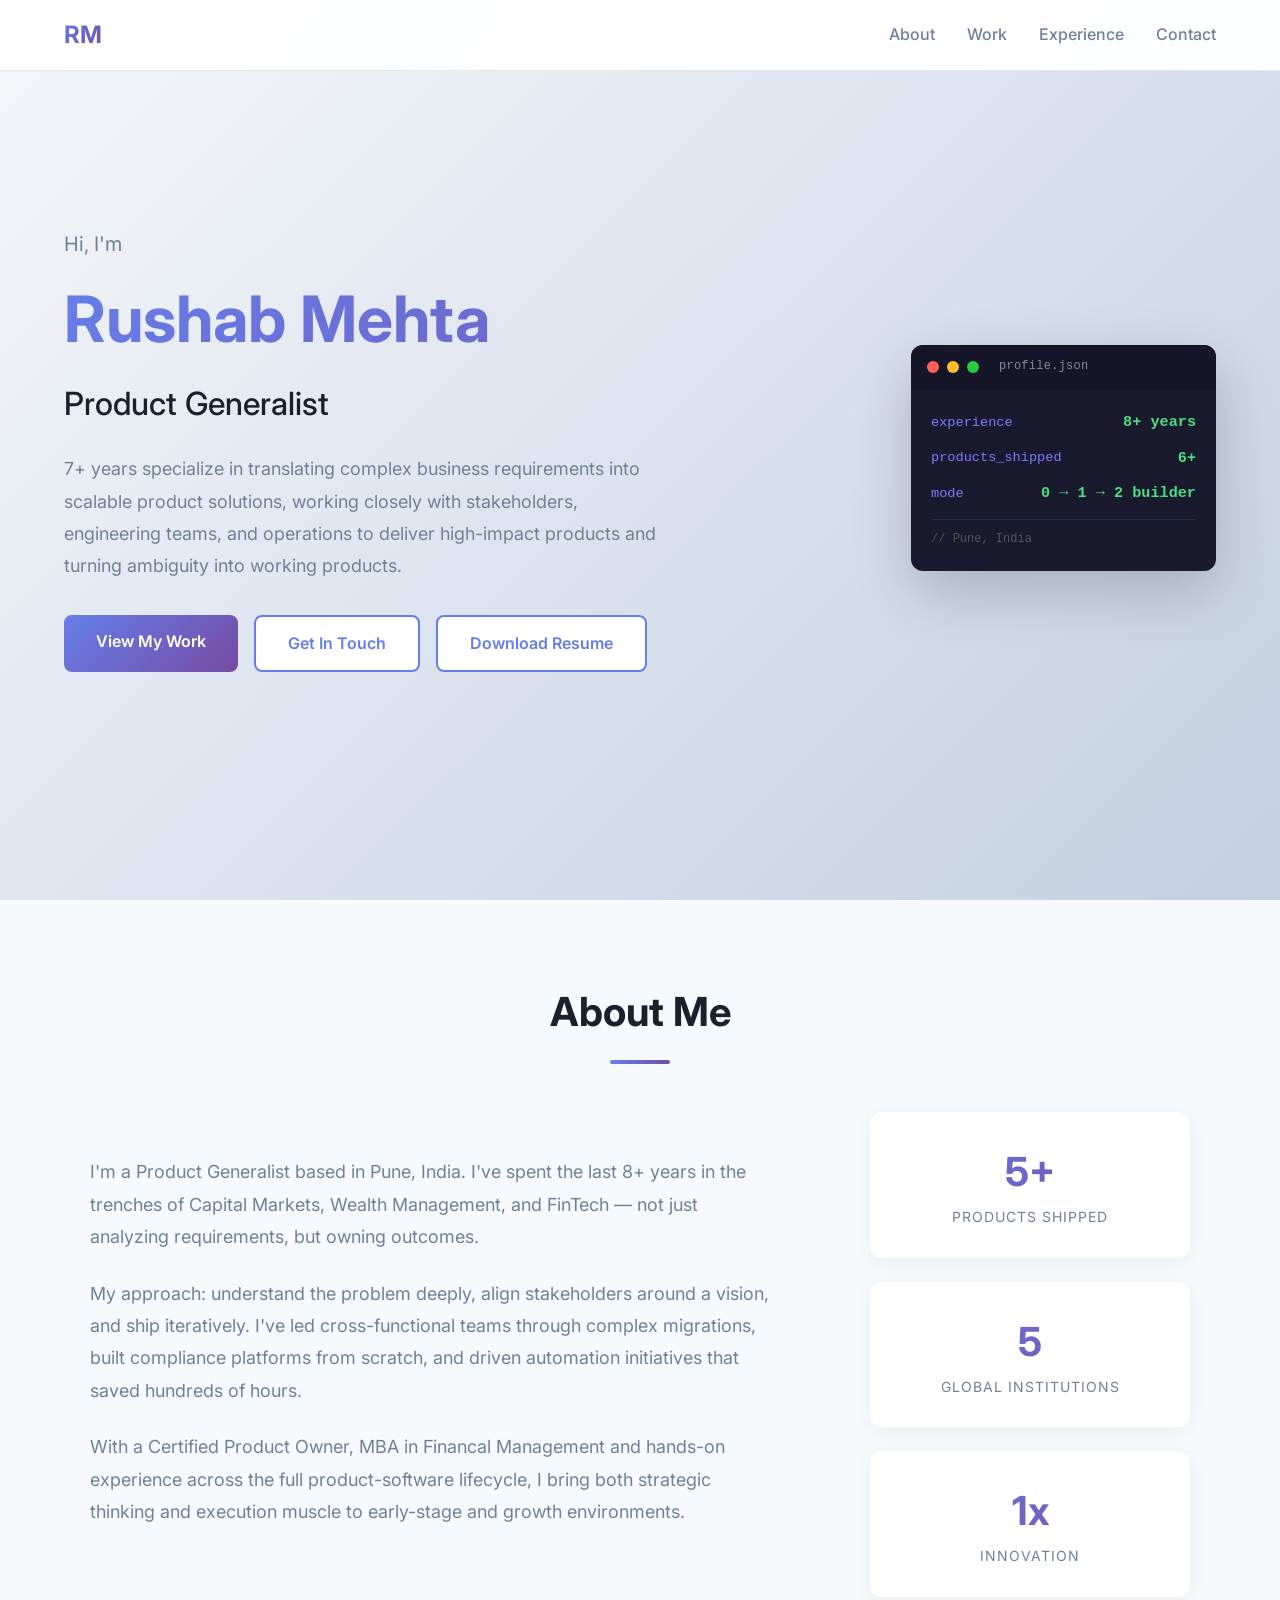
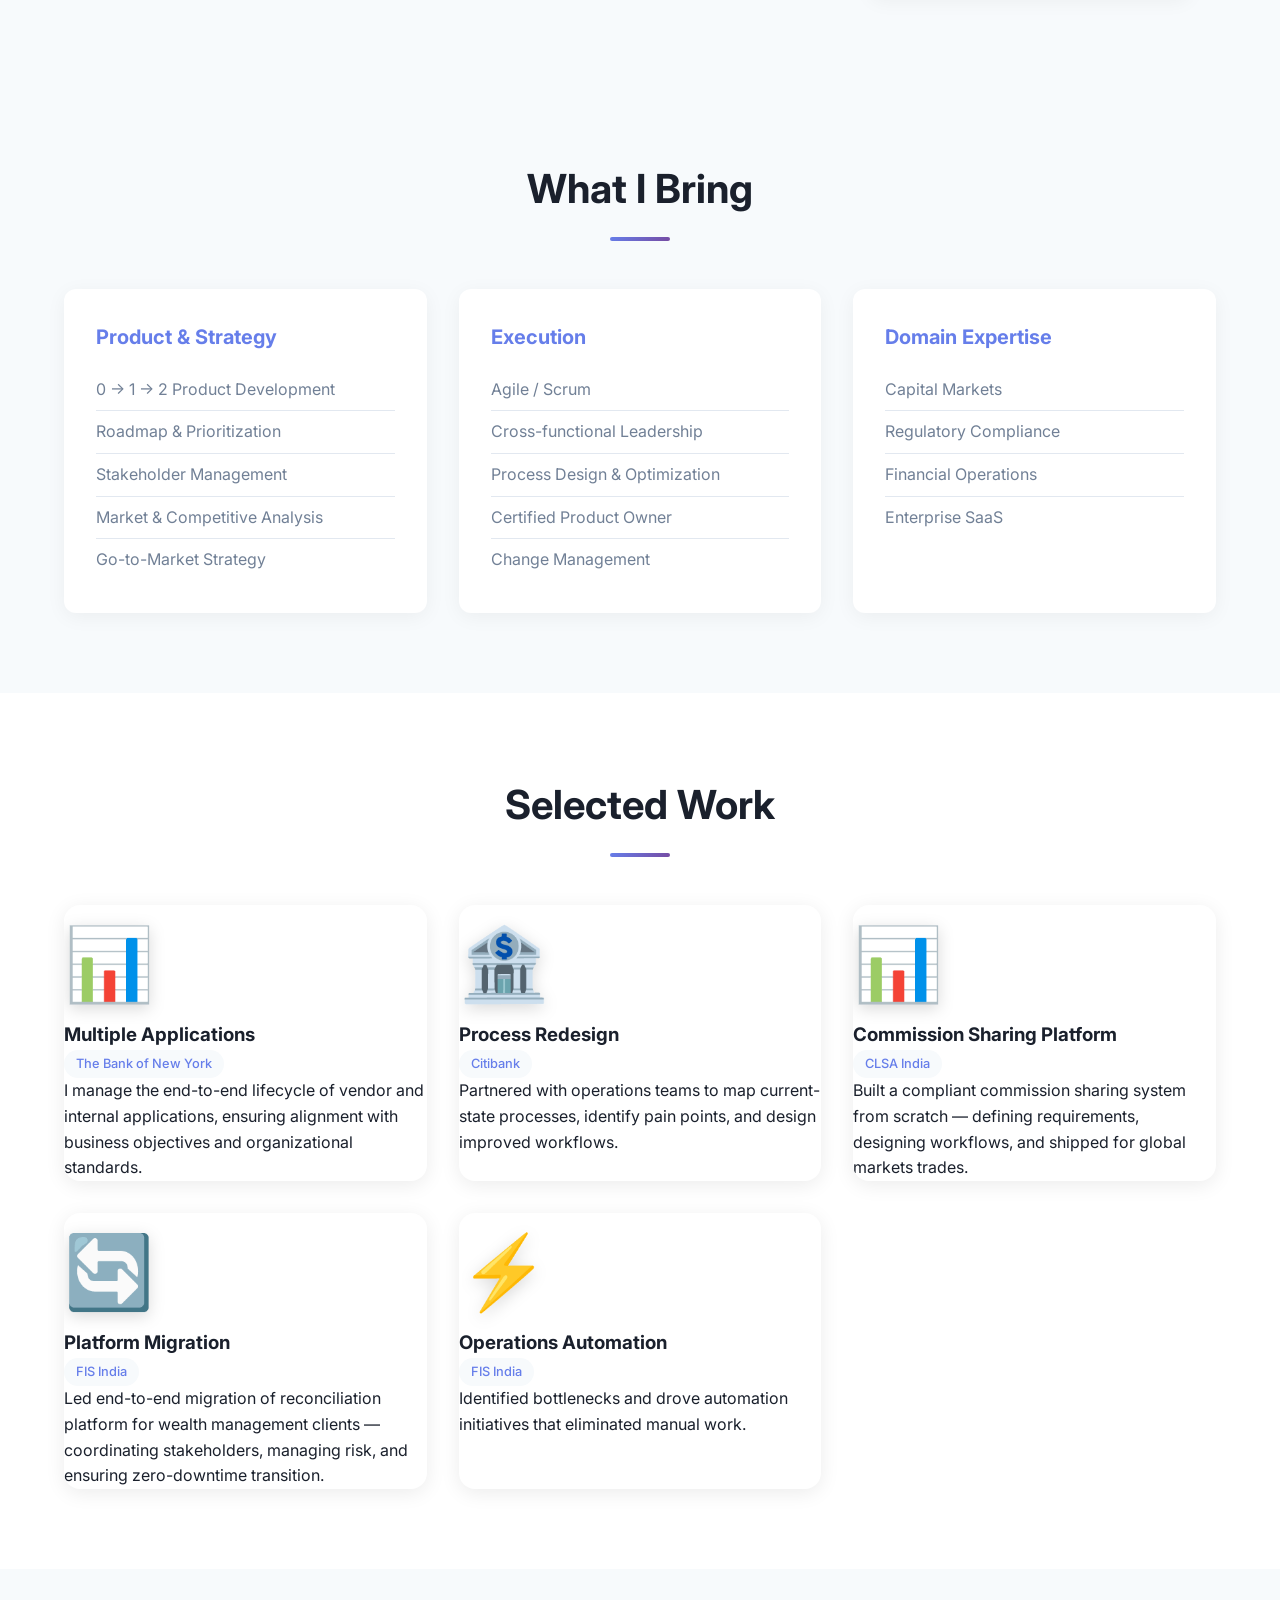
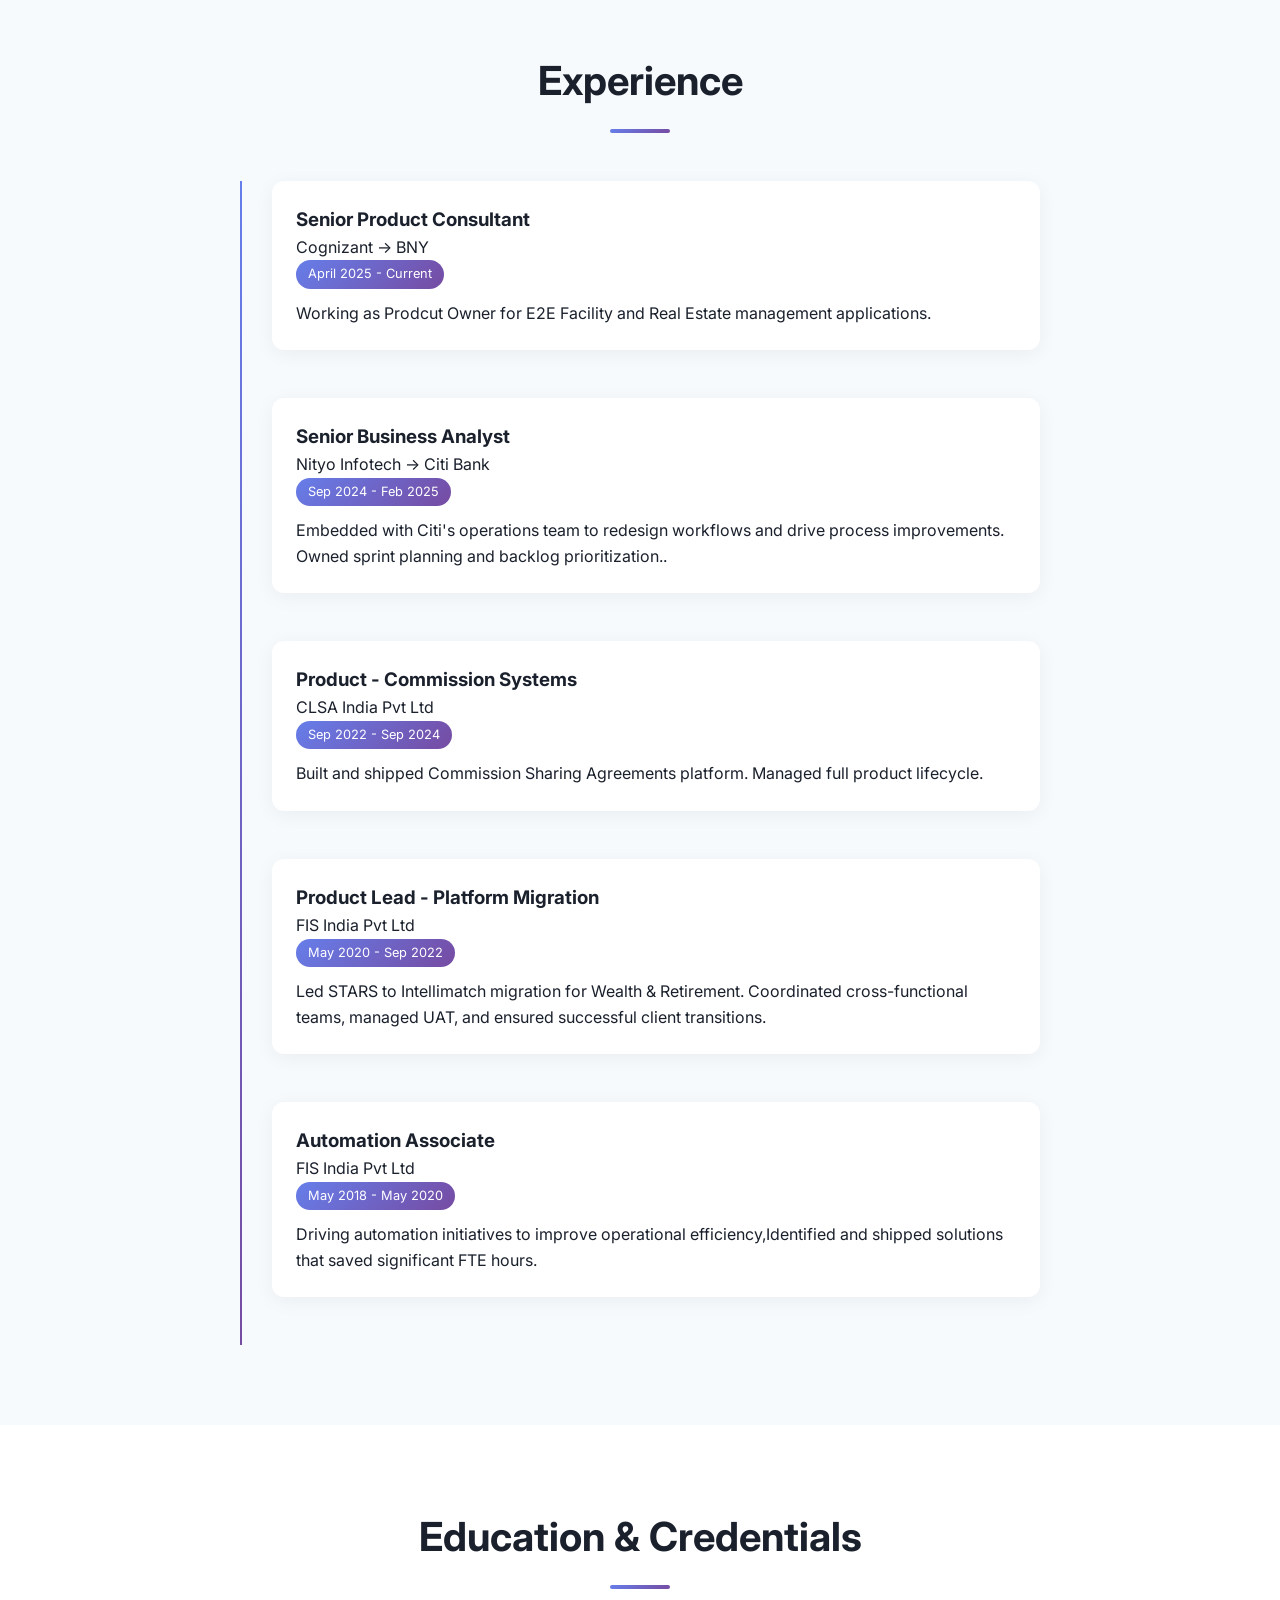
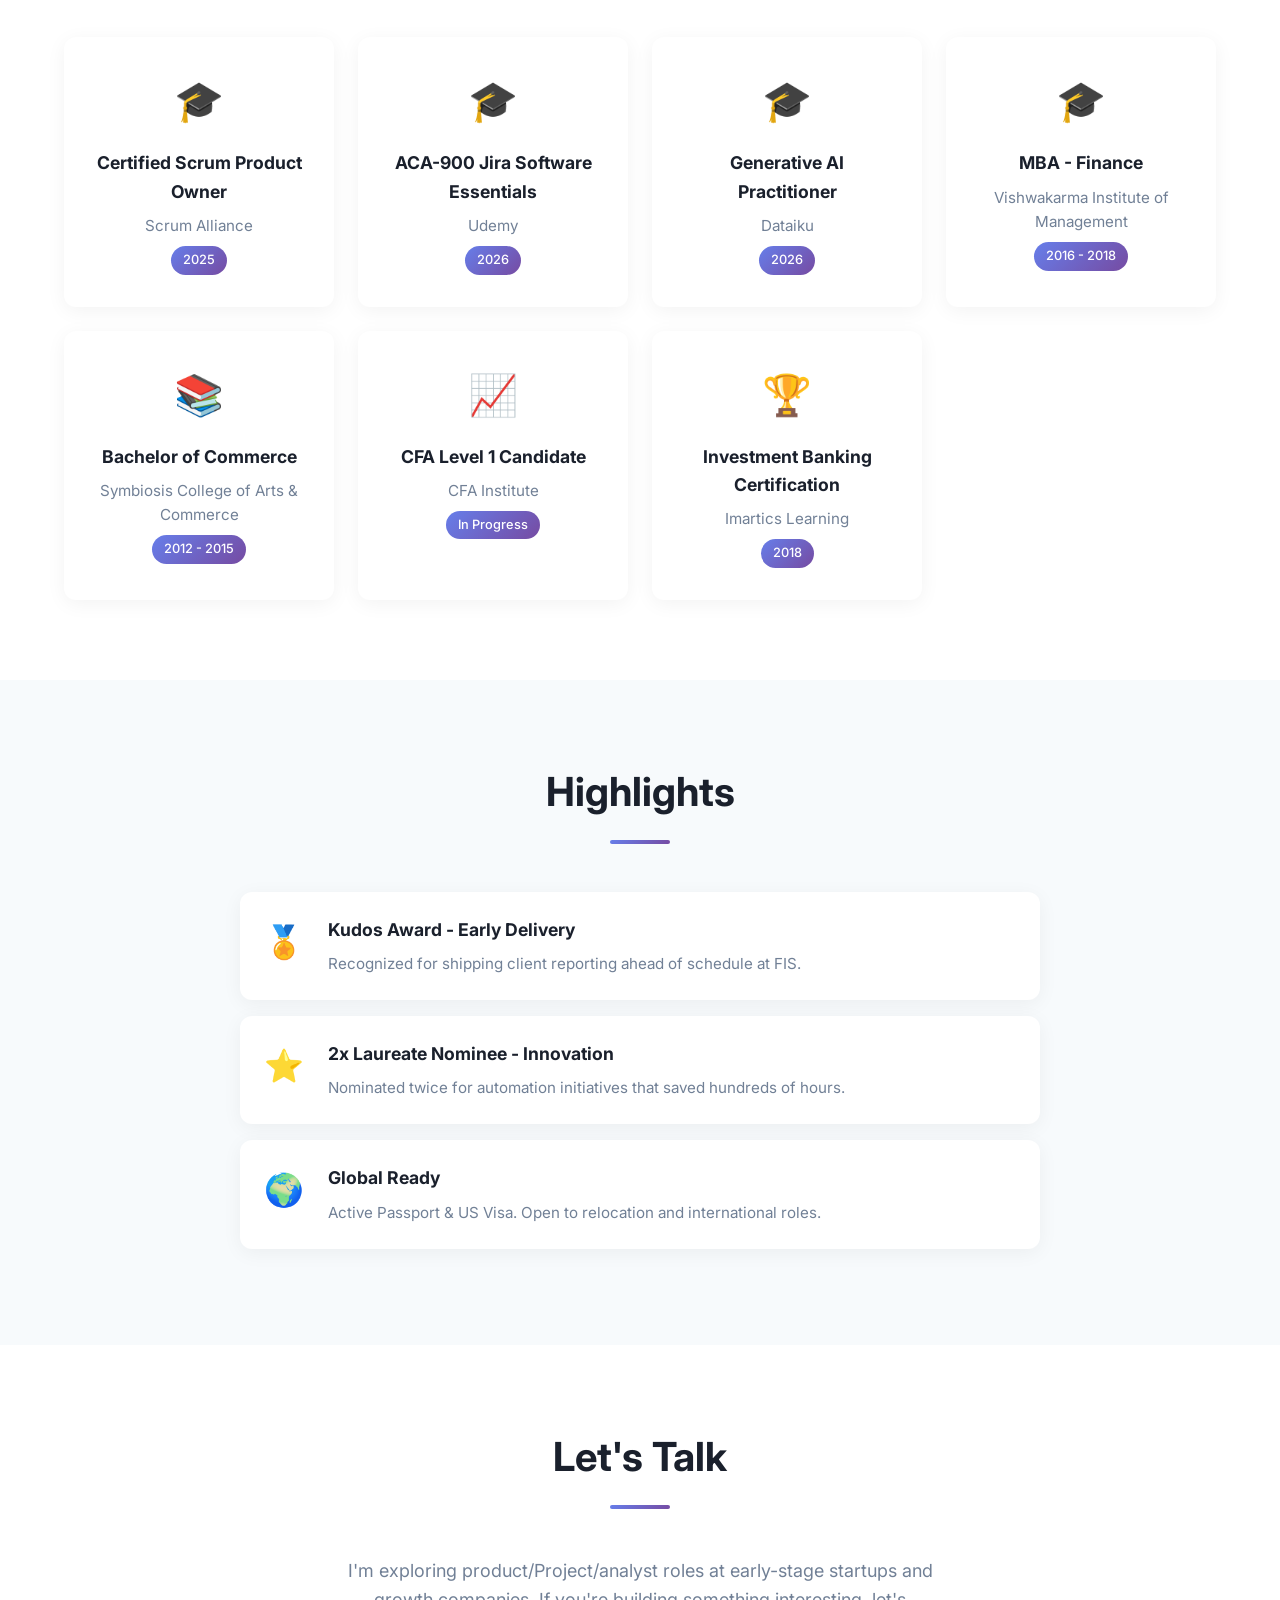
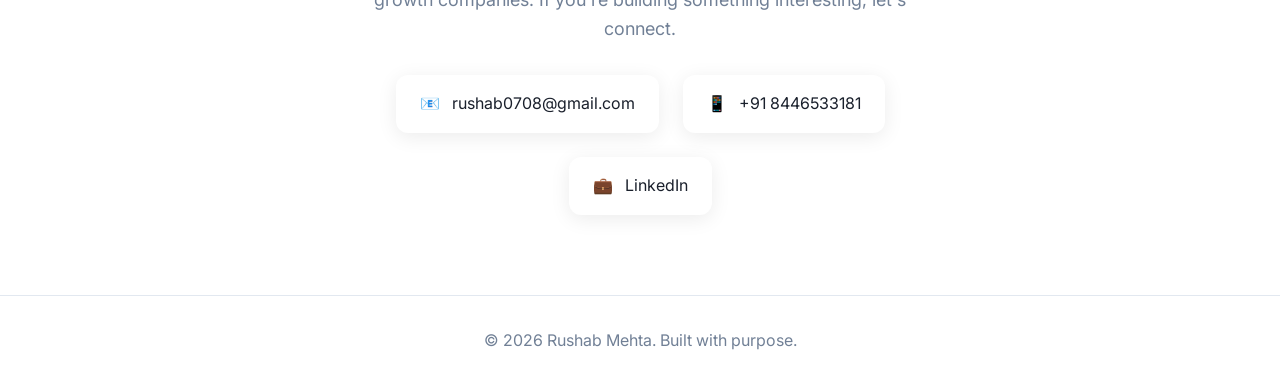
<file: index.html>
<!DOCTYPE html>
<html lang="en">
<head>
    <meta charset="UTF-8">
    <meta name="viewport" content="width=device-width, initial-scale=1.0">
    <title>Rushab Mehta - Product Generalist </title>
    <link rel="preconnect" href="https://fonts.googleapis.com">
    <link rel="preconnect" href="https://fonts.gstatic.com" crossorigin>
    <link href="https://fonts.googleapis.com/css2?family=Inter:wght@300;400;500;600;700&display=swap" rel="stylesheet">
    <link rel="stylesheet" href="styles.css">
</head>
<body>
    <nav class="navbar">
        <div class="nav-brand">RM</div>
        <div class="nav-links">
            <a href="#about">About</a>
            <a href="#work">Work</a>
            <a href="#experience">Experience</a>
            <a href="#contact">Contact</a>
        </div>
        <div class="nav-mobile-toggle" onclick="toggleMobileNav()">☰</div>
    </nav>

    <header class="hero">
        <div class="hero-content">
            <p class="hero-greeting">Hi, I'm</p>
            <h1 class="hero-name">Rushab Mehta</h1>
            <h2 class="hero-title">Product Generalist</h2>
            <p class="hero-description">
                7+ years specialize in translating complex business requirements into scalable product solutions,
                working closely with stakeholders, engineering teams, and operations to deliver high-impact products and
                turning ambiguity into working products.
            </p>
            <div class="hero-cta">
                <a href="#work" class="btn btn-primary">View My Work</a>
                <a href="#contact" class="btn btn-secondary">Get In Touch</a>
                <a href="Rushab Mehta Resume_2026.pdf" download class="btn btn-secondary">Download Resume</a>
            </div>
        </div>
        <div class="hero-visual">
            <div class="analytics-widget">
                <div class="widget-header">
                    <span class="widget-dot"></span>
                    <span class="widget-dot"></span>
                    <span class="widget-dot"></span>
                    <span class="widget-title">profile.json</span>
                </div>
                <div class="widget-body">
                    <div class="stat-row">
                        <span class="stat-key">experience</span>
                        <span class="stat-val">8+ years</span>
                    </div>
                    <div class="stat-row">
                        <span class="stat-key">products_shipped</span>
                        <span class="stat-val">6+</span>
                    </div>
                    <div class="stat-row">
                        <span class="stat-key">mode</span>
                        <span class="stat-val">0 → 1 → 2 builder</span>
                    </div>
                    <div class="stat-row muted">
                        <span class="stat-key">// Pune, India</span>
                    </div>
                </div>
            </div>
        </div>
    </header>

    <section id="about" class="about-section">
        <div class="section-header">
            <h2>About Me</h2>
            <div class="section-line"></div>
        </div>
        <div class="about-content">
            <div class="about-text">
                <p>
                    I'm a Product Generalist based in Pune, India. I've spent the last 8+ years
                    in the trenches of Capital Markets, Wealth Management, and FinTech — not just
                    analyzing requirements, but owning outcomes.
                </p>
                <p>
                    My approach: understand the problem deeply, align stakeholders around a vision,
                    and ship iteratively. I've led cross-functional teams through complex migrations,
                    built compliance platforms from scratch, and driven automation initiatives that
                    saved hundreds of hours.
                </p>
                <p>
                    With a Certified Product Owner, MBA in Financal Management and hands-on experience across
                    the full product-software lifecycle, I bring both strategic thinking and execution muscle
                    to early-stage and growth environments.
                </p>
            </div>
            <div class="about-stats">
                <div class="stat">
                    <span class="stat-number">5+</span>
                    <span class="stat-label">Products Shipped</span>
                </div>
                <div class="stat">
                    <span class="stat-number">5</span>
                    <span class="stat-label">Global Institutions</span>
                </div>
                <div class="stat">
                    <span class="stat-number">1x</span>
                    <span class="stat-label">Innovation</span>
                </div>
            </div>
        </div>
    </section>

    <section id="skills" class="skills-section">
        <div class="section-header">
            <h2>What I Bring</h2>
            <div class="section-line"></div>
        </div>
        <div class="skills-grid">
            <div class="skill-category">
                <h3>Product & Strategy</h3>
                <ul>
                    <li>0 → 1 → 2 Product Development</li>
                    <li>Roadmap & Prioritization</li>
                    <li>Stakeholder Management</li>
                    <li>Market & Competitive Analysis</li>
                    <li>Go-to-Market Strategy</li>
                </ul>
            </div>
            <div class="skill-category">
                <h3>Execution</h3>
                <ul>
                    <li>Agile / Scrum</li>
                    <li>Cross-functional Leadership</li>
                    <li>Process Design & Optimization</li>
                    <li>Certified Product Owner</li>
                    <li>Change Management</li>
                </ul>
            </div>
            <div class="skill-category">
                <h3>Domain Expertise</h3>
                <ul>
                    <li>Capital Markets</li>
                    <li>Regulatory Compliance</li>
                    <li>Financial Operations</li>
                    <li>Enterprise SaaS</li>
                </ul>
            </div>
        </div>
    </section>

    <section id="work" class="work-section">
        <div class="section-header">
            <h2>Selected Work</h2>
            <div class="section-line"></div>
        </div>
        <div class="projects-grid">
            <a href="BNY-project.html" class="project-card">
                <div class="project-icon">📊</div>
                <h3>Multiple Applications</h3>
                <p class="project-company">The Bank of New York</p>
                <p>I manage the end-to-end lifecycle of vendor and internal applications, ensuring alignment with business objectives and organizational standards.</p>
                <div class="project-tags">
                    <span></span>
                    <span></span> 
                    <span></span>
                </div>
            </a>  
            <a href="Process-redesign.html" class="project-card">
                <div class="project-icon">🏦</div>
                <h3>Process Redesign</h3>
                <p class="project-company">Citibank </p>
                <p>Partnered with operations teams to map current-state processes, identify pain points, and design improved workflows.</p>
                <div class="project-tags">
                    <span></span>
                    <span></span>
                     </div>
            </a>              
            <a href="csa-project.html" class="project-card">
                <div class="project-icon">📊</div>
                <h3>Commission Sharing Platform</h3>
                <p class="project-company">CLSA India</p>
                <p>Built a compliant commission sharing system from scratch — defining requirements, designing workflows, and shipped for global markets trades.</p>
                <div class="project-tags">
                    <span></span>
                    <span></span> 
                    <span></span>
                </div>
            </a>            
            <a href="Platform-migration.html" class="project-card">
                <div class="project-icon">🔄</div>
                <h3>Platform Migration</h3>
                <p class="project-company">FIS India</p>
                <p>Led end-to-end migration of reconciliation platform for wealth management clients — coordinating stakeholders, managing risk, and ensuring zero-downtime transition.</p>
                <div class="project-tags">
                    <span></span>
                    <span></span>
                    <span></span>
                </div>
            </a>
            <a href="Operations-Automation.html" class="project-card">
                <div class="project-icon">⚡</div>
                <h3>Operations Automation</h3>
                <p class="project-company">FIS India</p>
                <p>Identified bottlenecks and drove automation initiatives that eliminated manual work.</p>
                <div class="project-tags">
                    <span></span>
                    <span></span>
                    <span></span>
                </div>
            </a>    
                </div>
            </a>
        </div>
    </section>

    <section id="experience" class="experience-section">
        <div class="section-header">
            <h2>Experience</h2>
            <div class="section-line"></div>
        </div>
        <div class="timeline">
            <div class="timeline-item">
                <div class="timeline-marker"></div>
                <div class="timeline-content">
                    <div class="timeline-header">
                        <h3>Senior Product Consultant</h3>
                        <span class="timeline-company">Cognizant → BNY</span>
                    </div>
                    <span class="timeline-date">April 2025 - Current </span>
                    <p>Working as Prodcut Owner for E2E Facility and Real Estate management applications.</p>
                </div>
            </div>
            <div class="timeline-item">
                <div class="timeline-marker"></div>
                <div class="timeline-content">
                    <div class="timeline-header">
                        <h3>Senior Business Analyst</h3>
                        <span class="timeline-company">Nityo Infotech → Citi Bank</span>
                    </div>
                    <span class="timeline-date">Sep 2024 - Feb 2025</span>
                    <p>Embedded with Citi's operations team to redesign workflows and drive process improvements. Owned sprint planning and backlog prioritization..</p>
                </div>
            </div>
             <div class="timeline-item">
                <div class="timeline-marker"></div>
                <div class="timeline-content">
                    <div class="timeline-header">
                        <h3>Product - Commission Systems</h3>
                        <span class="timeline-company">CLSA India Pvt Ltd</span>
                    </div>
                    <span class="timeline-date">Sep 2022 - Sep 2024</span>
                    <p>Built and shipped Commission Sharing Agreements platform. Managed full product lifecycle.</p>
                </div>
            </div>
            <div class="timeline-item">
                <div class="timeline-marker"></div>
                <div class="timeline-content">
                    <div class="timeline-header">    
                        <h3>Product Lead - Platform Migration</h3>
                        <span class="timeline-company">FIS India Pvt Ltd</span>
                    </div>
                    <span class="timeline-date">May 2020 - Sep 2022</span>
                    <p>Led STARS to Intellimatch migration for Wealth & Retirement. Coordinated cross-functional teams, managed UAT, and ensured successful client transitions.</p>
                </div>
            </div>
            <div class="timeline-item">
                <div class="timeline-marker"></div>
                <div class="timeline-content">
                    <div class="timeline-header">
                        <h3>Automation Associate </h3>
                        <span class="timeline-company">FIS India Pvt Ltd</span>
                    </div>
                    <span class="timeline-date">May 2018 - May 2020</span>
                    <p>Driving automation initiatives to improve operational efficiency,Identified and shipped solutions that saved significant FTE hours.</p>
                </div>
            </div>
        </div>
    </section>

    <section id="education" class="education-section">
        <div class="section-header">
            <h2>Education & Credentials</h2>
            <div class="section-line"></div>
        </div>
        <div class="education-grid">
            <div class="education-card">
                <div class="education-icon">🎓</div>
                <h3>Certified Scrum Product Owner</h3>
                <p>Scrum Alliance</p>
                <span class="education-year">2025</span>
            </div>
             <div class="education-card">
                <div class="education-icon">🎓</div>
                <h3>ACA-900 Jira Software Essentials</h3>
                <p>Udemy</p>
                <span class="education-year">2026</span>
            </div>
            <div class="education-card">
                <div class="education-icon">🎓</div>
                <h3>Generative AI Practitioner</h3>
                <p>Dataiku</p>
                <span class="education-year">2026</span>
            </div>
            <div class="education-card">
                <div class="education-icon">🎓</div>
                <h3>MBA - Finance</h3>
                <p>Vishwakarma Institute of Management</p>
                <span class="education-year">2016 - 2018</span>
            </div>
            <div class="education-card">
                <div class="education-icon">📚</div>
                <h3>Bachelor of Commerce</h3>
                <p>Symbiosis College of Arts & Commerce</p>
                <span class="education-year">2012 - 2015</span>
            </div>
            <div class="education-card">
                <div class="education-icon">📈</div>
                <h3>CFA Level 1 Candidate</h3>
                <p>CFA Institute</p>
                <span class="education-year">In Progress</span>
            </div>
            <div class="education-card">
                <div class="education-icon">🏆</div>
                <h3>Investment Banking Certification</h3>
                <p>Imartics Learning</p>
                <span class="education-year">2018</span>
            </div>
        </div>
    </section>

    <section id="achievements" class="achievements-section">
        <div class="section-header">
            <h2>Highlights</h2>
            <div class="section-line"></div>
        </div>
        <div class="achievements-list">
            <div class="achievement-item">
                <span class="achievement-icon">🏅</span>
                <div>
                    <h4>Kudos Award - Early Delivery</h4>
                    <p>Recognized for shipping client reporting ahead of schedule at FIS.</p>
                </div>
            </div>
            <div class="achievement-item">
                <span class="achievement-icon">⭐</span>
                <div>
                    <h4>2x Laureate Nominee - Innovation</h4>
                    <p>Nominated twice for automation initiatives that saved hundreds of hours.</p>
                </div>
            </div>
            <div class="achievement-item">
                <span class="achievement-icon">🌍</span>
                <div>
                    <h4>Global Ready</h4>
                    <p>Active Passport & US Visa. Open to relocation and international roles.</p>
                </div>
            </div>
        </div>
    </section>

    <section id="contact" class="contact-section">
        <div class="section-header">
            <h2>Let's Talk</h2>
            <div class="section-line"></div>
        </div>
        <div class="contact-content">
            <p>I'm exploring product/Project/analyst roles at early-stage startups and growth companies. If you're building something interesting, let's connect.</p>
            <div class="contact-links">
                <a href="mailto:rushab0708@gmail.com" class="contact-link">
                    <span>📧</span> rushab0708@gmail.com
                </a>
                <a href="tel:+918446533181" class="contact-link">
                    <span>📱</span> +91 8446533181
                </a>
                <a href="https://www.linkedin.com/in/rushab-mehta-914616105/" class="contact-link" target="_blank">
                    <span>💼</span> LinkedIn
                </a>
            </div>
        </div>
    </section>

    <footer class="footer">
        <p>© 2026 Rushab Mehta. Built with purpose.</p>
    </footer>

    <script>
        function toggleMobileNav() {
            const navLinks = document.querySelector('.nav-links');
            navLinks.classList.toggle('mobile-active');
        }

        // Smooth scroll for anchor links
        document.querySelectorAll('a[href^="#"]').forEach(anchor => {
            anchor.addEventListener('click', function (e) {
                e.preventDefault();
                const target = document.querySelector(this.getAttribute('href'));
                if (target) {
                    target.scrollIntoView({ behavior: 'smooth', block: 'start' });
                }
            });
        });

        // Navbar background on scroll
        window.addEventListener('scroll', () => {
            const navbar = document.querySelector('.navbar');
            if (window.scrollY > 50) {
                navbar.style.background = 'rgba(255, 255, 255, 0.98)';
                navbar.style.boxShadow = '0 2px 20px rgba(0,0,0,0.1)';
            } else {
                navbar.style.background = 'rgba(255, 255, 255, 0.95)';
                navbar.style.boxShadow = 'none';
            }
        });

        // Scroll animations - make elements visible when in viewport
        const observerOptions = {
            root: null,
            rootMargin: '50px',
            threshold: 0.1
        };

        const observer = new IntersectionObserver((entries) => {
            entries.forEach(entry => {
                if (entry.isIntersecting) {
                    entry.target.classList.add('visible');
                }
            });
        }, observerOptions);

        // Observe all animated elements
        const animatedElements = document.querySelectorAll('.section-header, .about-text, .about-stats, .project-card, .timeline-item, .contact-content, .skill-category, .education-card, .achievement-item');
        
        animatedElements.forEach(el => {
            observer.observe(el);
        });

        // Trigger check on page load for elements already in viewport
        setTimeout(() => {
            animatedElements.forEach(el => {
                const rect = el.getBoundingClientRect();
                if (rect.top < window.innerHeight && rect.bottom > 0) {
                    el.classList.add('visible');
                }
            });
        }, 100);
    </script>
</body>
</html>
</file>
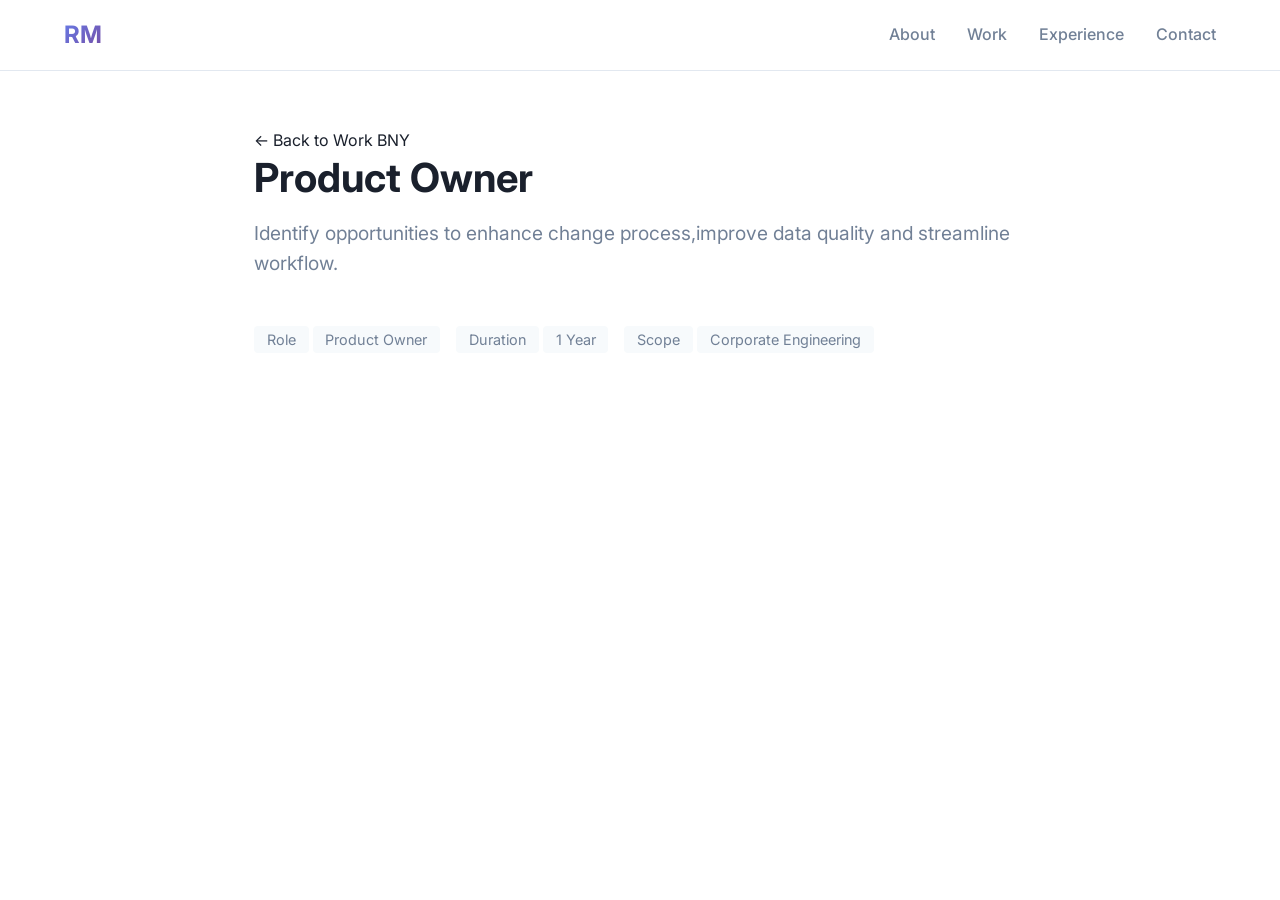
<file: BNY-project.html>
<!DOCTYPE html>
<html lang="en">
<head>
    <meta charset="UTF-8">
    <meta name="viewport" content="width=device-width, initial-scale=1.0">
    <title>Hang On- I am working on it 😎</title>
    <link rel="preconnect" href="https://fonts.googleapis.com">
    <link rel="preconnect" href="https://fonts.gstatic.com" crossorigin>
    <link href="https://fonts.googleapis.com/css2?family=Inter:wght@300;400;500;600;700&display=swap" rel="stylesheet">
    <link rel="stylesheet" href="styles.css">
</head>
<body>
    <nav class="navbar">
        <a href="index.html" class="nav-brand">RM</a>
        <div class="nav-links">
            <a href="index.html#about">About</a>
            <a href="index.html#work">Work</a>
            <a href="index.html#experience">Experience</a>
            <a href="index.html#contact">Contact</a>
        </div>
    </nav>

    <section class="case-study">
        <div class="case-header">
            <a href="index.html#work" class="back-link">← Back to Work</a>
            <span class="case-company">BNY</span>
            <h1>Product Owner </h1>
            <p class="case-subtitle">Identify opportunities to enhance change process,improve data quality and streamline workflow.</p>
        </div>

        <div class="case-meta">
            <div class="meta-item">
                <span class="meta-label">Role</span>
                <span class="meta-value">Product Owner</span>
            </div>
            <div class="meta-item">
                <span class="meta-label">Duration</span>
                <span class="meta-value">1 Year</span>
            </div>
            <div class="meta-item">
                <span class="meta-label">Scope</span>
                <span class="meta-value">Corporate Engineering </span>
            </div>
        </div>
</file>
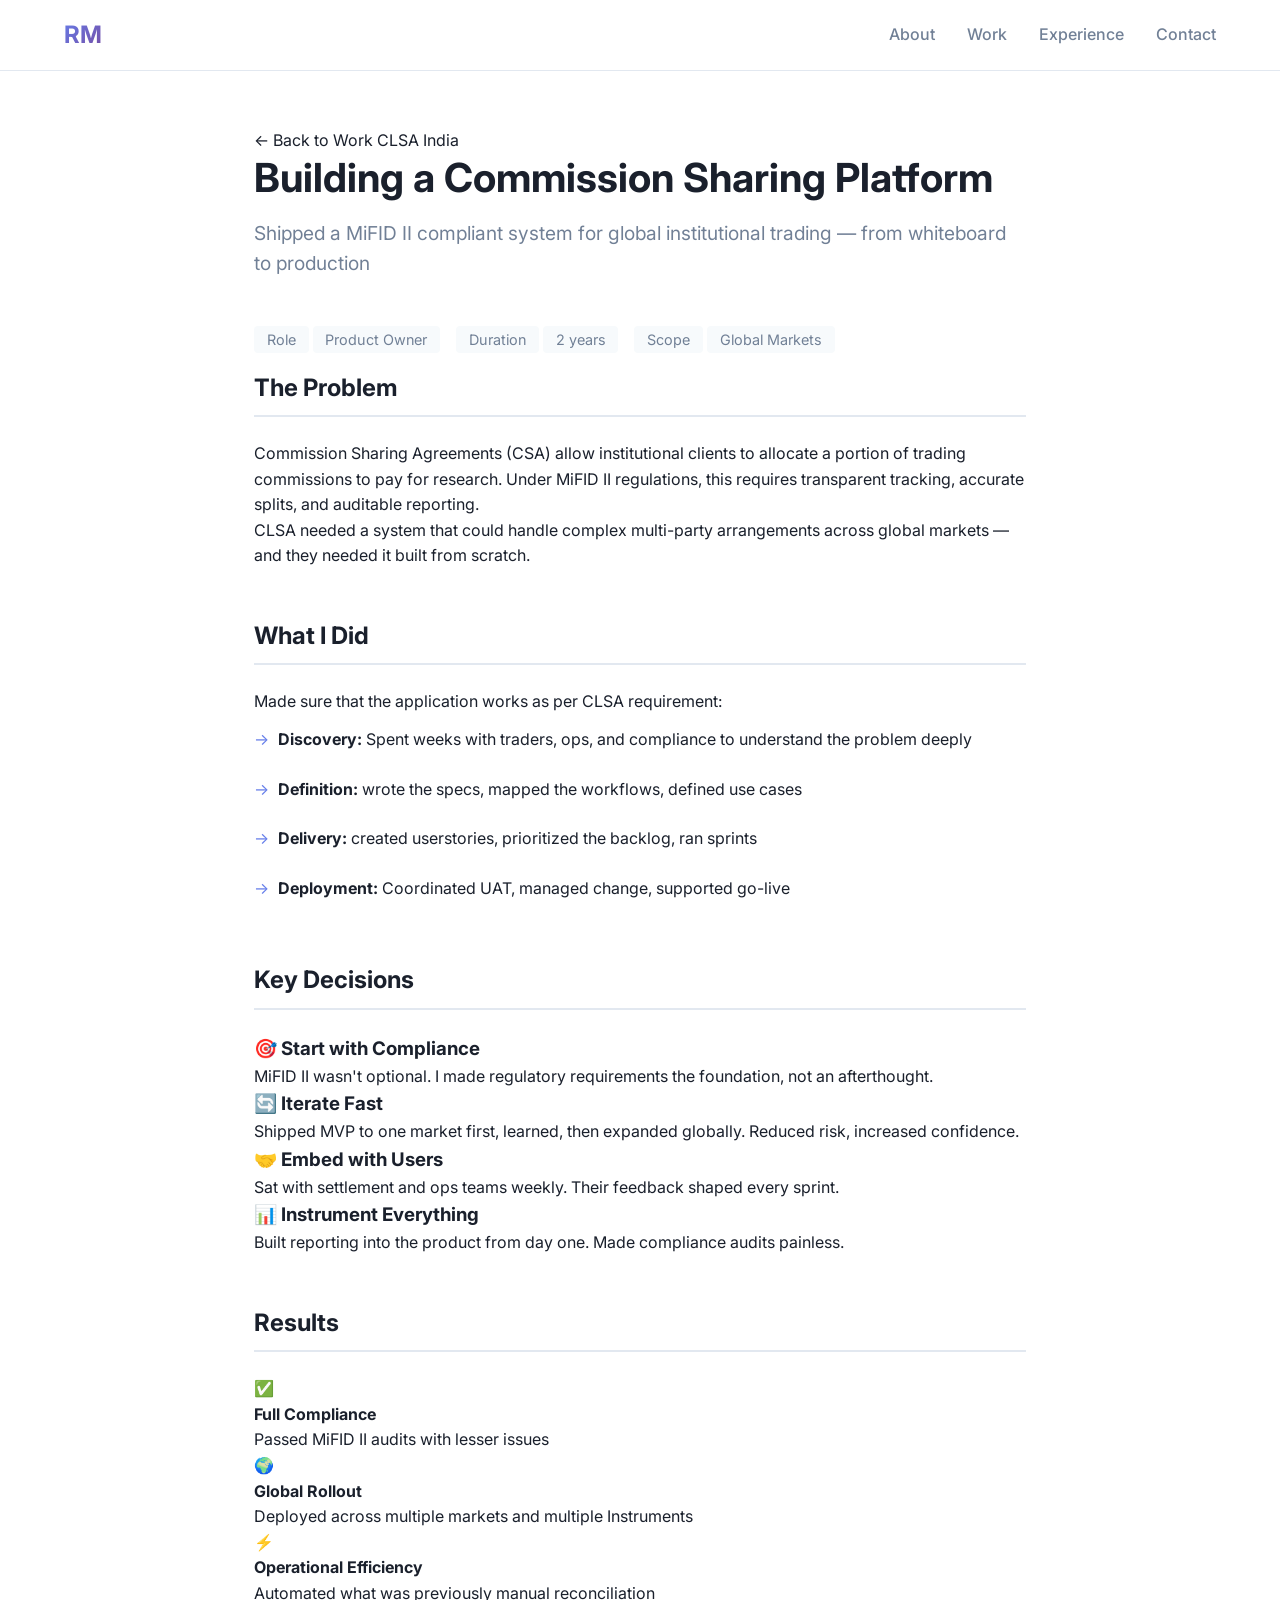
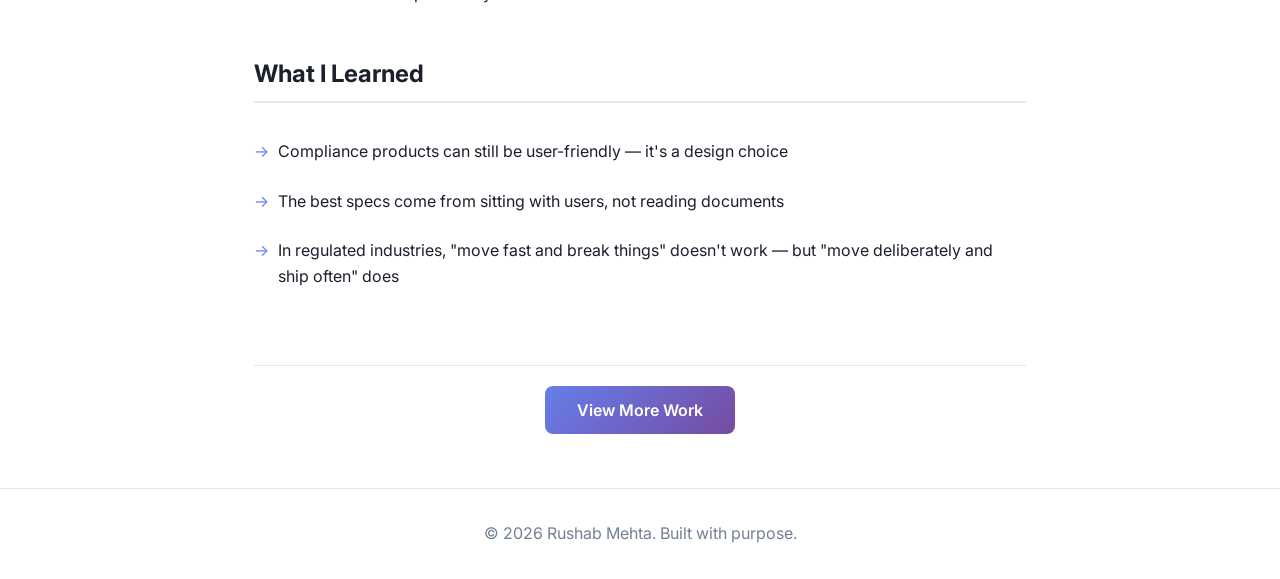
<file: csa-project.html>
<!DOCTYPE html>
<html lang="en">
<head>
    <meta charset="UTF-8">
    <meta name="viewport" content="width=device-width, initial-scale=1.0">
    <title>Commission Sharing Platform - Rushab Mehta</title>
    <link rel="preconnect" href="https://fonts.googleapis.com">
    <link rel="preconnect" href="https://fonts.gstatic.com" crossorigin>
    <link href="https://fonts.googleapis.com/css2?family=Inter:wght@300;400;500;600;700&display=swap" rel="stylesheet">
    <link rel="stylesheet" href="styles.css">
</head>
<body>
    <nav class="navbar">
        <a href="index.html" class="nav-brand">RM</a>
        <div class="nav-links">
            <a href="index.html#about">About</a>
            <a href="index.html#work">Work</a>
            <a href="index.html#experience">Experience</a>
            <a href="index.html#contact">Contact</a>
        </div>
    </nav>

    <section class="case-study">
        <div class="case-header">
            <a href="index.html#work" class="back-link">← Back to Work</a>
            <span class="case-company">CLSA India</span>
            <h1>Building a Commission Sharing Platform </h1>
            <p class="case-subtitle">Shipped a MiFID II compliant system for global institutional trading — from whiteboard to production</p>
        </div>

        <div class="case-meta">
            <div class="meta-item">
                <span class="meta-label">Role</span>
                <span class="meta-value">Product Owner</span>
            </div>
            <div class="meta-item">
                <span class="meta-label">Duration</span>
                <span class="meta-value">2 years</span>
            </div>
            <div class="meta-item">
                <span class="meta-label">Scope</span>
                <span class="meta-value">Global Markets</span>
            </div>
        </div>

        <div class="case-content">
            <div class="case-section">
                <h2>The Problem</h2>
                <p>Commission Sharing Agreements (CSA) allow institutional clients to allocate a portion of trading commissions to pay for research. Under MiFID II regulations, this requires transparent tracking, accurate splits, and auditable reporting.</p>
                <p>CLSA needed a system that could handle complex multi-party arrangements across global markets — and they needed it built from scratch.</p>
            </div>

            <div class="case-section">
                <h2>What I Did</h2>
                <p>Made sure that the application works as per CLSA requirement:</p>
                <ul class="case-list">
                    <li><strong>Discovery:</strong> Spent weeks with traders, ops, and compliance to understand the problem deeply</li>
                    <li><strong>Definition:</strong> wrote the specs, mapped the workflows, defined use cases</li>
                    <li><strong>Delivery:</strong> created userstories, prioritized the backlog, ran sprints</li>
                    <li><strong>Deployment:</strong> Coordinated UAT, managed change, supported go-live</li>
                </ul>
            </div>

            <div class="case-section">
                <h2>Key Decisions</h2>
                <div class="approach-grid">
                    <div class="approach-item">
                        <h3>🎯 Start with Compliance</h3>
                        <p>MiFID II wasn't optional. I made regulatory requirements the foundation, not an afterthought.</p>
                    </div>
                    <div class="approach-item">
                        <h3>🔄 Iterate Fast</h3>
                        <p>Shipped MVP to one market first, learned, then expanded globally. Reduced risk, increased confidence.</p>
                    </div>
                    <div class="approach-item">
                        <h3>🤝 Embed with Users</h3>
                        <p>Sat with settlement and ops teams weekly. Their feedback shaped every sprint.</p>
                    </div>
                    <div class="approach-item">
                        <h3>📊 Instrument Everything</h3>
                        <p>Built reporting into the product from day one. Made compliance audits painless.</p>
                    </div>
                </div>
            </div>

            <div class="case-section">
                <h2>Results</h2>
                <div class="impact-grid">
                    <div class="impact-item">
                        <span class="impact-icon">✅</span>
                        <h4>Full Compliance</h4>
                        <p>Passed MiFID II audits with lesser issues</p>
                    </div>
                    <div class="impact-item">
                        <span class="impact-icon">🌍</span>
                        <h4>Global Rollout</h4>
                        <p>Deployed across multiple markets and multiple Instruments</p>
                    </div>
                    <div class="impact-item">
                        <span class="impact-icon">⚡</span>
                        <h4>Operational Efficiency</h4>
                        <p>Automated what was previously manual reconciliation</p>
                    </div>
                </div>
            </div>

            <div class="case-section">
                <h2>What I Learned</h2>
                <ul class="case-list">
                    <li>Compliance products can still be user-friendly — it's a design choice</li>
                    <li>The best specs come from sitting with users, not reading documents</li>
                    <li>In regulated industries, "move fast and break things" doesn't work — but "move deliberately and ship often" does</li>
                </ul>
            </div>
        </div>

        <div class="case-footer">
            <a href="index.html#work" class="btn btn-primary">View More Work</a>
        </div>
    </section>

    <footer class="footer">
        <p>© 2026 Rushab Mehta. Built with purpose.</p>
    </footer>
</body>
</html>
</file>
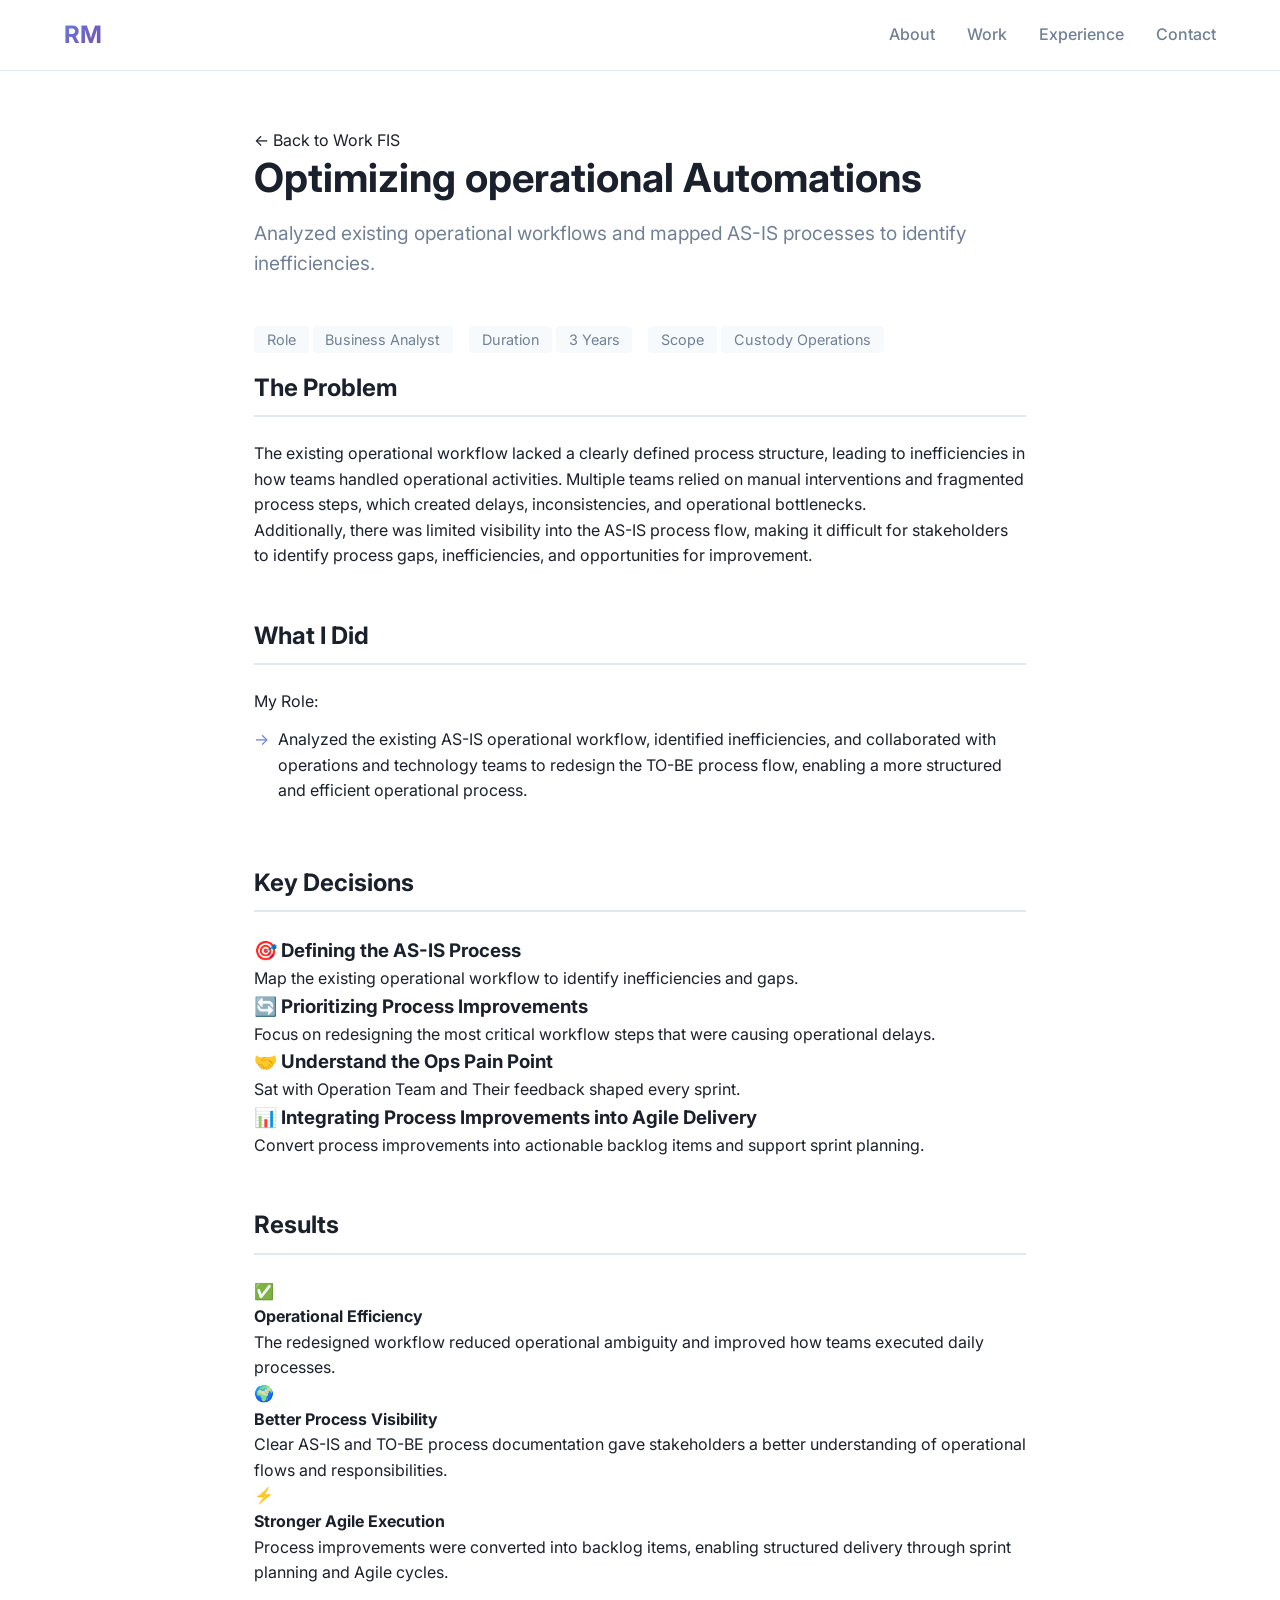
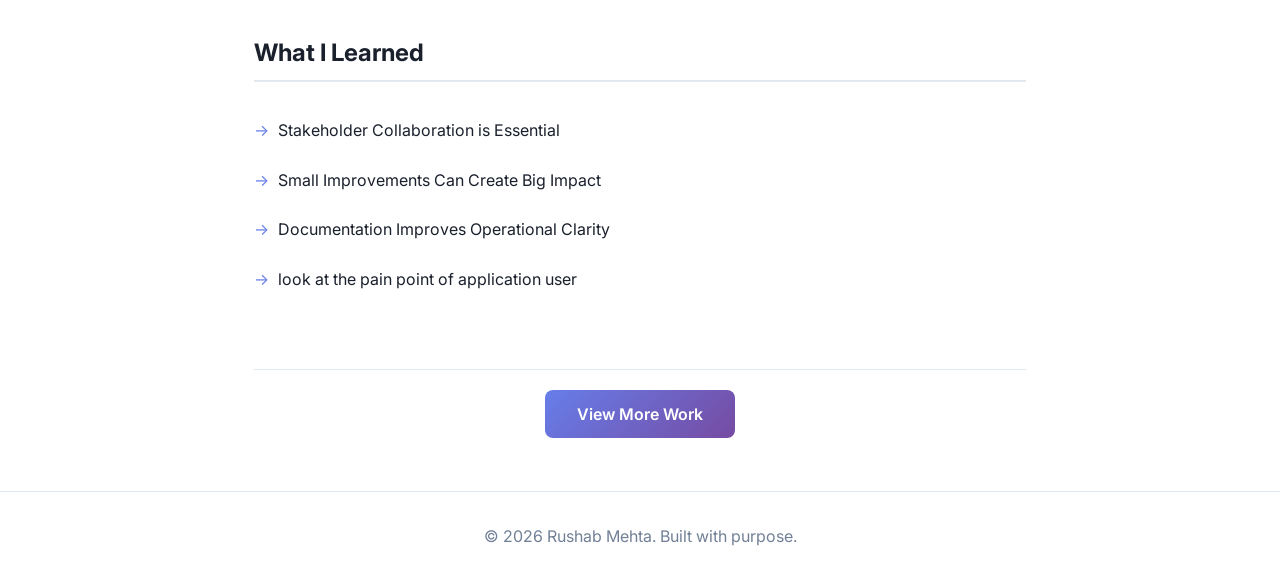
<file: Operations-Automation.html>
<!DOCTYPE html>
<html lang="en">
<head>
    <meta charset="UTF-8">
    <meta name="viewport" content="width=device-width, initial-scale=1.0">
    <title>Operational Automations- Rushab Mehta</title>
    <link rel="preconnect" href="https://fonts.googleapis.com">
    <link rel="preconnect" href="https://fonts.gstatic.com" crossorigin>
    <link href="https://fonts.googleapis.com/css2?family=Inter:wght@300;400;500;600;700&display=swap" rel="stylesheet">
    <link rel="stylesheet" href="styles.css">
</head>
<body>
    <nav class="navbar">
        <a href="index.html" class="nav-brand">RM</a>
        <div class="nav-links">
            <a href="index.html#about">About</a>
            <a href="index.html#work">Work</a>
            <a href="index.html#experience">Experience</a>
            <a href="index.html#contact">Contact</a>
        </div>
    </nav>

    <section class="case-study">
        <div class="case-header">
            <a href="index.html#work" class="back-link">← Back to Work</a>
            <span class="case-company">FIS</span>
            <h1>Optimizing operational Automations </h1>
            <p class="case-subtitle">Analyzed existing operational workflows and mapped AS-IS processes to identify inefficiencies.</p>
        </div>

        <div class="case-meta">
            <div class="meta-item">
                <span class="meta-label">Role</span>
                <span class="meta-value">Business Analyst</span>
            </div>
            <div class="meta-item">
                <span class="meta-label">Duration</span>
                <span class="meta-value">3 Years</span>
            </div>
            <div class="meta-item">
                <span class="meta-label">Scope</span>
                <span class="meta-value">Custody Operations</span>
            </div>
        </div>

        <div class="case-content">
            <div class="case-section">
                <h2>The Problem</h2>
                <p>The existing operational workflow lacked a clearly defined process structure, leading to inefficiencies in how teams handled operational activities. Multiple teams relied on manual interventions and fragmented process steps, which created delays, inconsistencies, and operational bottlenecks.</p>
                <p>Additionally, there was limited visibility into the AS-IS process flow, making it difficult for stakeholders to identify process gaps, inefficiencies, and opportunities for improvement.</p>
            </div>

            <div class="case-section">
                <h2>What I Did</h2>
                <p>My Role:</p>
                <ul class="case-list">
                    <li><strong></strong> Analyzed the existing AS-IS operational workflow, identified inefficiencies, and collaborated with operations and technology teams to redesign the TO-BE process flow, enabling a more structured and efficient operational process.</li>
                </ul>
            </div>

            <div class="case-section">
                <h2>Key Decisions</h2>
                <div class="approach-grid">
                    <div class="approach-item">
                        <h3>🎯 Defining the AS-IS Process</h3>
                        <p>Map the existing operational workflow to identify inefficiencies and gaps.</p>
                    </div>
                    <div class="approach-item">
                        <h3>🔄 Prioritizing Process Improvements</h3>
                        <p>Focus on redesigning the most critical workflow steps that were causing operational delays.</p>
                    </div>
                    <div class="approach-item">
                        <h3>🤝 Understand the Ops Pain Point</h3>
                        <p>Sat with Operation Team and Their feedback shaped every sprint.</p>
                    </div>
                    <div class="approach-item">
                        <h3>📊 Integrating Process Improvements into Agile Delivery</h3>
                        <p>Convert process improvements into actionable backlog items and support sprint planning.</p>
                    </div>
                </div>
            </div>

            <div class="case-section">
                <h2>Results</h2>
                <div class="impact-grid">
                    <div class="impact-item">
                        <span class="impact-icon">✅</span>
                        <h4>Operational Efficiency</h4>
                        <p>The redesigned workflow reduced operational ambiguity and improved how teams executed daily processes.</p>
                    </div>
                    <div class="impact-item">
                        <span class="impact-icon">🌍</span>
                        <h4>Better Process Visibility</h4>
                        <p>Clear AS-IS and TO-BE process documentation gave stakeholders a better understanding of operational flows and responsibilities.</p>
                    </div>
                    <div class="impact-item">
                        <span class="impact-icon">⚡</span>
                        <h4>Stronger Agile Execution</h4>
                        <p>Process improvements were converted into backlog items, enabling structured delivery through sprint planning and Agile cycles.</p>
                    </div>
                </div>
            </div>

            <div class="case-section">
                <h2>What I Learned</h2>
                <ul class="case-list">
                    <li>Stakeholder Collaboration is Essential</li>
                    <li>Small Improvements Can Create Big Impact</li>
                    <li>Documentation Improves Operational Clarity</li>
                    <li>look at the pain point of application user</li>
                </ul>
            </div>
        </div>

        <div class="case-footer">
            <a href="index.html#work" class="btn btn-primary">View More Work</a>
        </div>
    </section>

    <footer class="footer">
        <p>© 2026 Rushab Mehta. Built with purpose.</p>
    </footer>
</body>
</html>
</file>
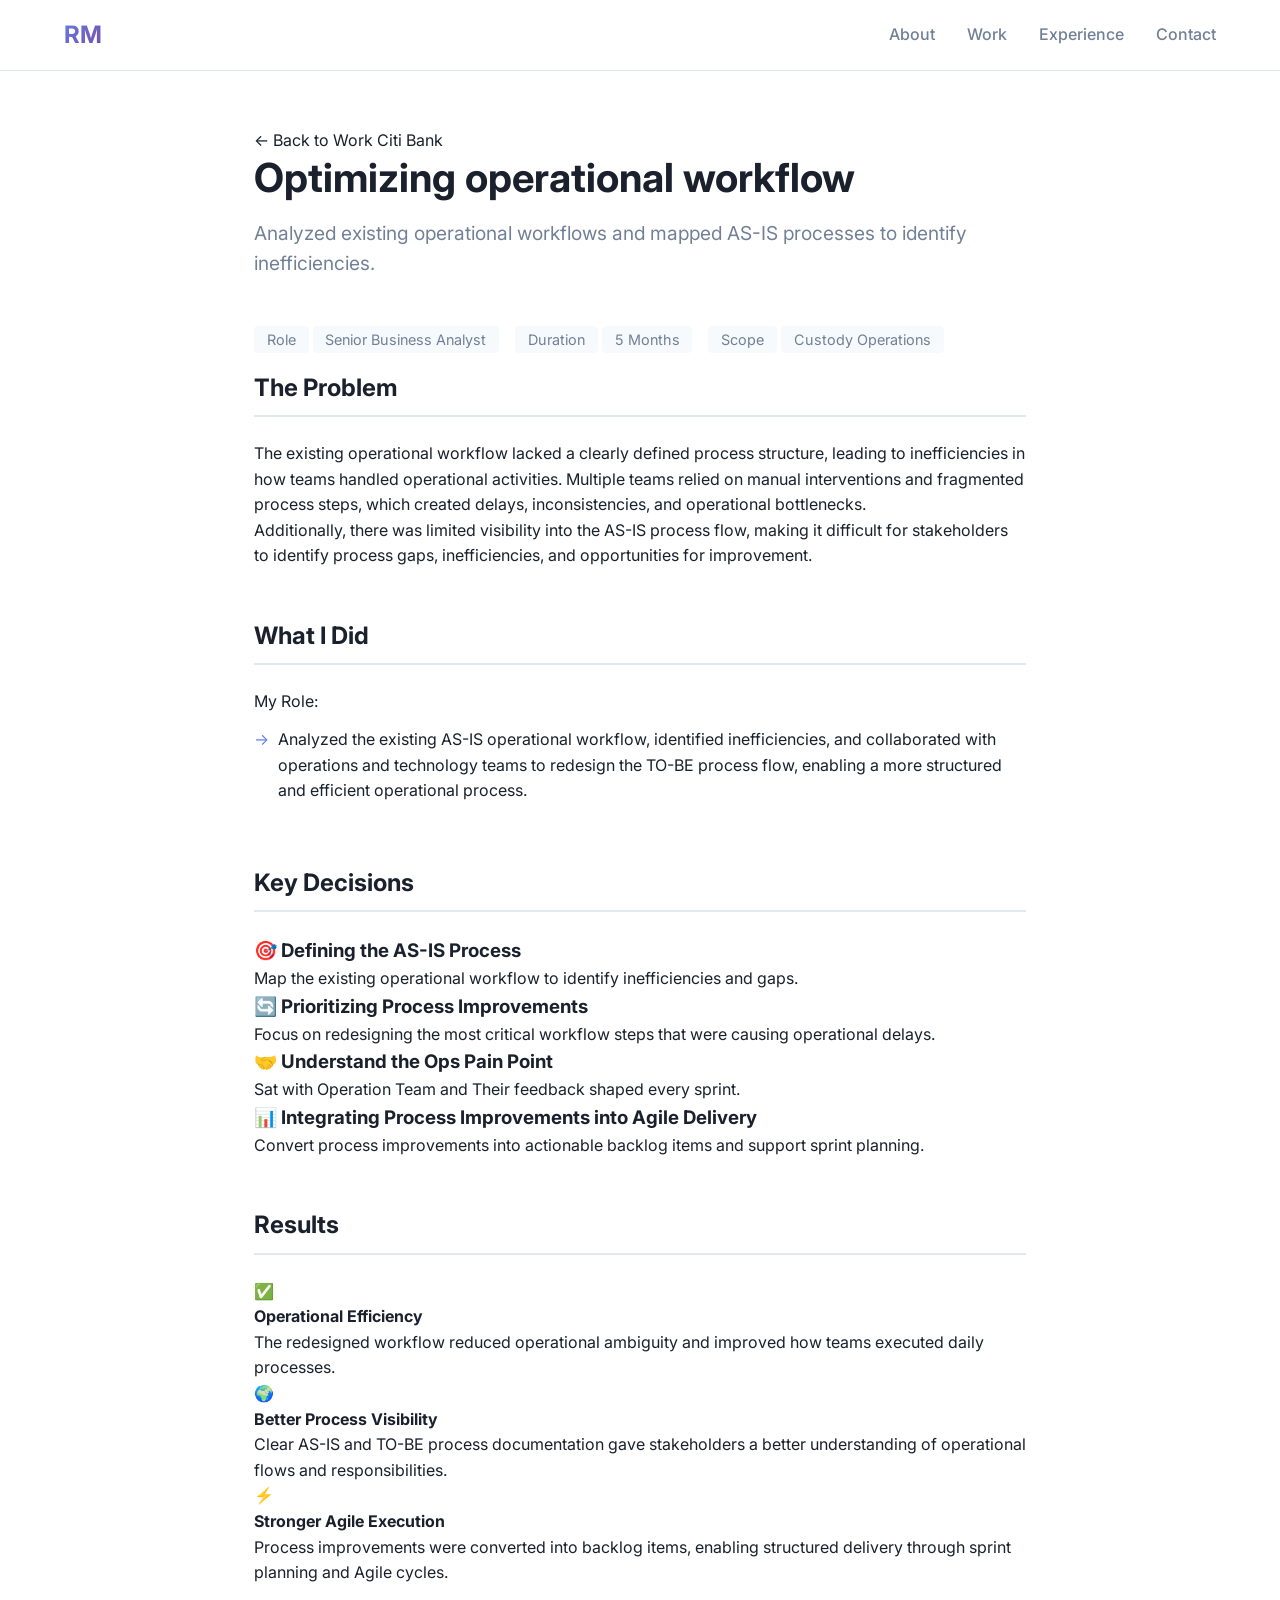
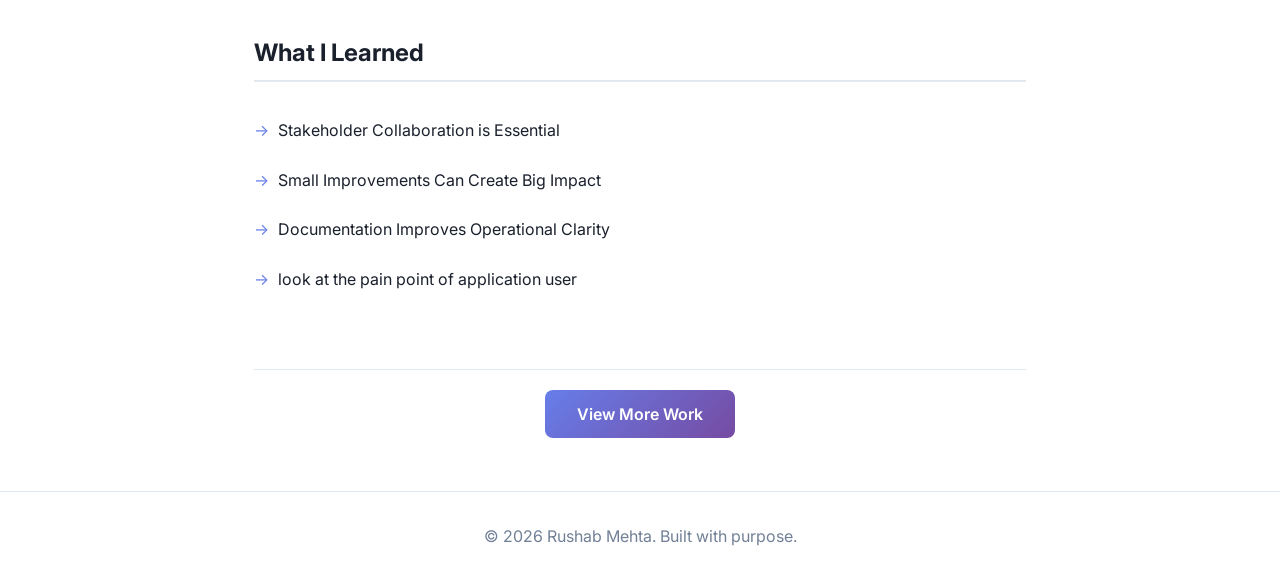
<file: Platform Migration.html>
<!DOCTYPE html>
<html lang="en">
<head>
    <meta charset="UTF-8">
    <meta name="viewport" content="width=device-width, initial-scale=1.0">
    <title>Commission Sharing Platform - Rushab Mehta</title>
    <link rel="preconnect" href="https://fonts.googleapis.com">
    <link rel="preconnect" href="https://fonts.gstatic.com" crossorigin>
    <link href="https://fonts.googleapis.com/css2?family=Inter:wght@300;400;500;600;700&display=swap" rel="stylesheet">
    <link rel="stylesheet" href="styles.css">
</head>
<body>
    <nav class="navbar">
        <a href="index.html" class="nav-brand">RM</a>
        <div class="nav-links">
            <a href="index.html#about">About</a>
            <a href="index.html#work">Work</a>
            <a href="index.html#experience">Experience</a>
            <a href="index.html#contact">Contact</a>
        </div>
    </nav>

    <section class="case-study">
        <div class="case-header">
            <a href="index.html#work" class="back-link">← Back to Work</a>
            <span class="case-company">Citi Bank</span>
            <h1>Optimizing operational workflow </h1>
            <p class="case-subtitle">Analyzed existing operational workflows and mapped AS-IS processes to identify inefficiencies.</p>
        </div>

        <div class="case-meta">
            <div class="meta-item">
                <span class="meta-label">Role</span>
                <span class="meta-value">Senior Business Analyst</span>
            </div>
            <div class="meta-item">
                <span class="meta-label">Duration</span>
                <span class="meta-value">5 Months</span>
            </div>
            <div class="meta-item">
                <span class="meta-label">Scope</span>
                <span class="meta-value">Custody Operations</span>
            </div>
        </div>

        <div class="case-content">
            <div class="case-section">
                <h2>The Problem</h2>
                <p>The existing operational workflow lacked a clearly defined process structure, leading to inefficiencies in how teams handled operational activities. Multiple teams relied on manual interventions and fragmented process steps, which created delays, inconsistencies, and operational bottlenecks.</p>
                <p>Additionally, there was limited visibility into the AS-IS process flow, making it difficult for stakeholders to identify process gaps, inefficiencies, and opportunities for improvement.</p>
            </div>

            <div class="case-section">
                <h2>What I Did</h2>
                <p>My Role:</p>
                <ul class="case-list">
                    <li><strong></strong> Analyzed the existing AS-IS operational workflow, identified inefficiencies, and collaborated with operations and technology teams to redesign the TO-BE process flow, enabling a more structured and efficient operational process.</li>
                </ul>
            </div>

            <div class="case-section">
                <h2>Key Decisions</h2>
                <div class="approach-grid">
                    <div class="approach-item">
                        <h3>🎯 Defining the AS-IS Process</h3>
                        <p>Map the existing operational workflow to identify inefficiencies and gaps.</p>
                    </div>
                    <div class="approach-item">
                        <h3>🔄 Prioritizing Process Improvements</h3>
                        <p>Focus on redesigning the most critical workflow steps that were causing operational delays.</p>
                    </div>
                    <div class="approach-item">
                        <h3>🤝 Understand the Ops Pain Point</h3>
                        <p>Sat with Operation Team and Their feedback shaped every sprint.</p>
                    </div>
                    <div class="approach-item">
                        <h3>📊 Integrating Process Improvements into Agile Delivery</h3>
                        <p>Convert process improvements into actionable backlog items and support sprint planning.</p>
                    </div>
                </div>
            </div>

            <div class="case-section">
                <h2>Results</h2>
                <div class="impact-grid">
                    <div class="impact-item">
                        <span class="impact-icon">✅</span>
                        <h4>Operational Efficiency</h4>
                        <p>The redesigned workflow reduced operational ambiguity and improved how teams executed daily processes.</p>
                    </div>
                    <div class="impact-item">
                        <span class="impact-icon">🌍</span>
                        <h4>Better Process Visibility</h4>
                        <p>Clear AS-IS and TO-BE process documentation gave stakeholders a better understanding of operational flows and responsibilities.</p>
                    </div>
                    <div class="impact-item">
                        <span class="impact-icon">⚡</span>
                        <h4>Stronger Agile Execution</h4>
                        <p>Process improvements were converted into backlog items, enabling structured delivery through sprint planning and Agile cycles.</p>
                    </div>
                </div>
            </div>

            <div class="case-section">
                <h2>What I Learned</h2>
                <ul class="case-list">
                    <li>Stakeholder Collaboration is Essential</li>
                    <li>Small Improvements Can Create Big Impact</li>
                    <li>Documentation Improves Operational Clarity</li>
                    <li>look at the pain point of application user</li>
                </ul>
            </div>
        </div>

        <div class="case-footer">
            <a href="index.html#work" class="btn btn-primary">View More Work</a>
        </div>
    </section>

    <footer class="footer">
        <p>© 2026 Rushab Mehta. Built with purpose.</p>
    </footer>
</body>
</html>
</file>
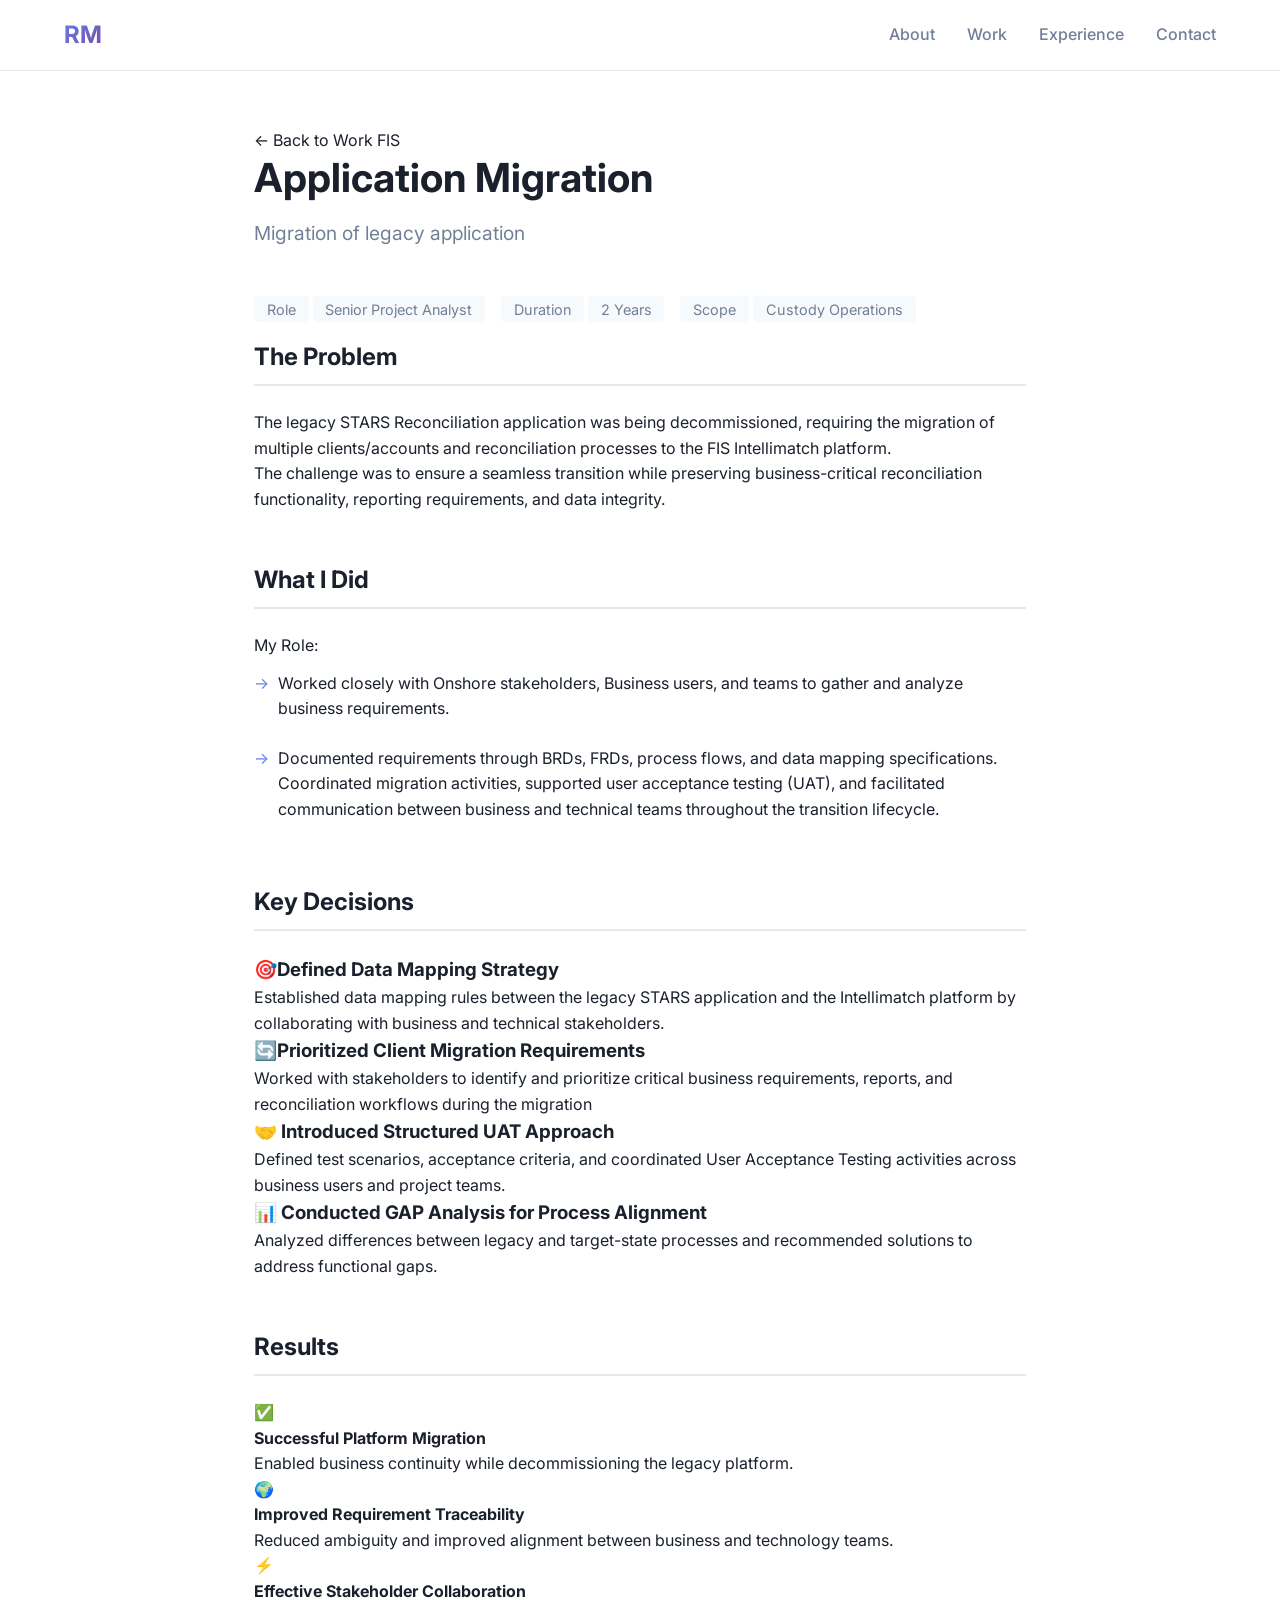
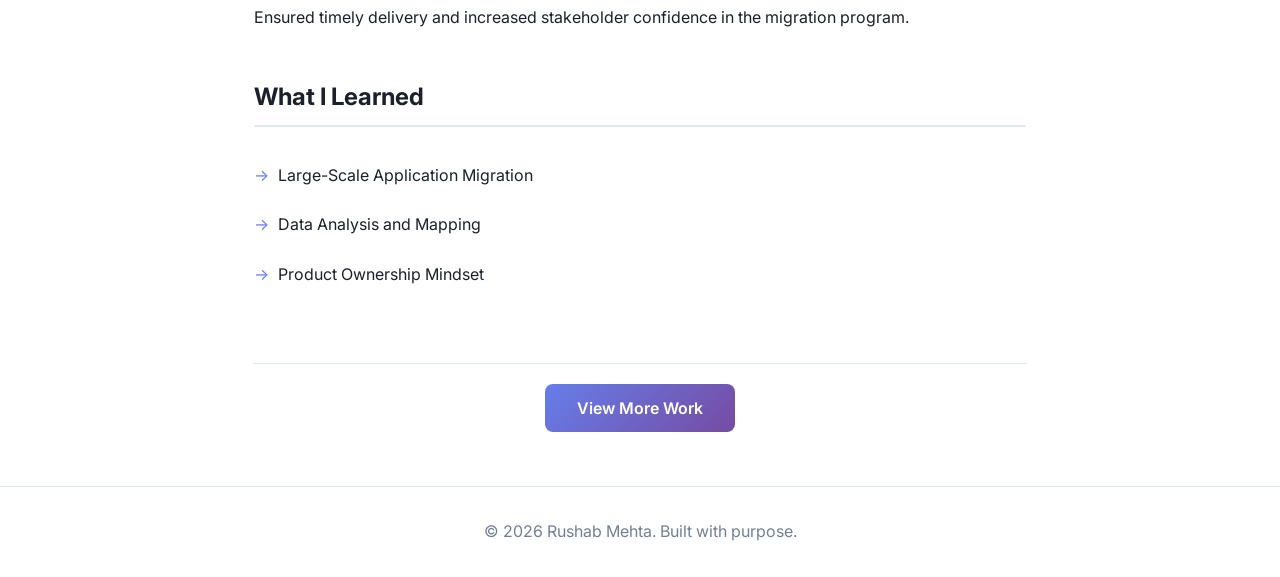
<file: Platform-migration.html>
<!DOCTYPE html>
<html lang="en">
<head>
    <meta charset="UTF-8">
    <meta name="viewport" content="width=device-width, initial-scale=1.0">
    <title>Commission Sharing Platform - Rushab Mehta</title>
    <link rel="preconnect" href="https://fonts.googleapis.com">
    <link rel="preconnect" href="https://fonts.gstatic.com" crossorigin>
    <link href="https://fonts.googleapis.com/css2?family=Inter:wght@300;400;500;600;700&display=swap" rel="stylesheet">
    <link rel="stylesheet" href="styles.css">
</head>
<body>
    <nav class="navbar">
        <a href="index.html" class="nav-brand">RM</a>
        <div class="nav-links">
            <a href="index.html#about">About</a>
            <a href="index.html#work">Work</a>
            <a href="index.html#experience">Experience</a>
            <a href="index.html#contact">Contact</a>
        </div>
    </nav>

    <section class="case-study">
        <div class="case-header">
            <a href="index.html#work" class="back-link">← Back to Work</a>
            <span class="case-company">FIS</span>
            <h1>Application Migration </h1>
            <p class="case-subtitle">Migration of legacy application</p>
        </div>

        <div class="case-meta">
            <div class="meta-item">
                <span class="meta-label">Role</span>
                <span class="meta-value">Senior Project Analyst</span>
            </div>
            <div class="meta-item">
                <span class="meta-label">Duration</span>
                <span class="meta-value">2 Years</span>
            </div>
            <div class="meta-item">
                <span class="meta-label">Scope</span>
                <span class="meta-value">Custody Operations</span>
            </div>
        </div>

        <div class="case-content">
            <div class="case-section">
                <h2>The Problem</h2>
                <p>The legacy STARS Reconciliation application was being decommissioned, requiring the migration of multiple clients/accounts and reconciliation processes to the FIS Intellimatch platform.</p>
                <p>The challenge was to ensure a seamless transition while preserving business-critical reconciliation functionality, reporting requirements, and data integrity.</p>
            </div>

            <div class="case-section">
                 <h2>What I Did</h2>
                <p>My Role:</p>
                <ul class="case-list">                
             <li><strong></strong> Worked closely with Onshore stakeholders, Business users, and teams to gather and analyze business requirements.</li>
             <li><strong></strong>Documented requirements through BRDs, FRDs, process flows, and data mapping specifications. Coordinated migration activities, supported user acceptance testing (UAT), and facilitated communication between business and technical teams throughout the transition lifecycle.</li>   
            </ul>
            </div>

            <div class="case-section">
                <h2>Key Decisions</h2>
                <div class="approach-grid">
                    <div class="approach-item">
                        <h3>🎯Defined Data Mapping Strategy</h3>
                        <p>Established data mapping rules between the legacy STARS application and the Intellimatch platform by collaborating with business and technical stakeholders.</p>
                    </div>
                    <div class="approach-item">
                        <h3>🔄Prioritized Client Migration Requirements</h3>
                        <p>Worked with stakeholders to identify and prioritize critical business requirements, reports, and reconciliation workflows during the migration</p>
                    </div>
                    <div class="approach-item">
                        <h3>🤝 Introduced Structured UAT Approach</h3>
                        <p>Defined test scenarios, acceptance criteria, and coordinated User Acceptance Testing activities across business users and project teams.</p>
                    </div>
                    <div class="approach-item">
                        <h3>📊 Conducted GAP Analysis for Process Alignment</h3>
                        <p>Analyzed differences between legacy and target-state processes and recommended solutions to address functional gaps.</p>
                    </div>
                </div>
            </div>

            <div class="case-section">
                <h2>Results</h2>
                <div class="impact-grid">
                    <div class="impact-item">
                        <span class="impact-icon">✅</span>
                        <h4>Successful Platform Migration</h4>
                        <p>Enabled business continuity while decommissioning the legacy platform.</p>
                    </div>
                    <div class="impact-item">
                        <span class="impact-icon">🌍</span>
                        <h4>Improved Requirement Traceability</h4>
                        <p>Reduced ambiguity and improved alignment between business and technology teams.</p>
                    </div>
                    <div class="impact-item">
                        <span class="impact-icon">⚡</span>
                        <h4>Effective Stakeholder Collaboration</h4>
                        <p>Ensured timely delivery and increased stakeholder confidence in the migration program.</p>
                    </div>
                </div>
            </div>

            <div class="case-section">
                <h2>What I Learned</h2>
                <ul class="case-list">
                    <li>Large-Scale Application Migration</li>
                    <li>Data Analysis and Mapping</li>
                    <li>Product Ownership Mindset</li>
                </ul>
            </div>
        </div>

        <div class="case-footer">
            <a href="index.html#work" class="btn btn-primary">View More Work</a>
        </div>
    </section>

    <footer class="footer">
        <p>© 2026 Rushab Mehta. Built with purpose.</p>
    </footer>
</body>
</html>
</file>
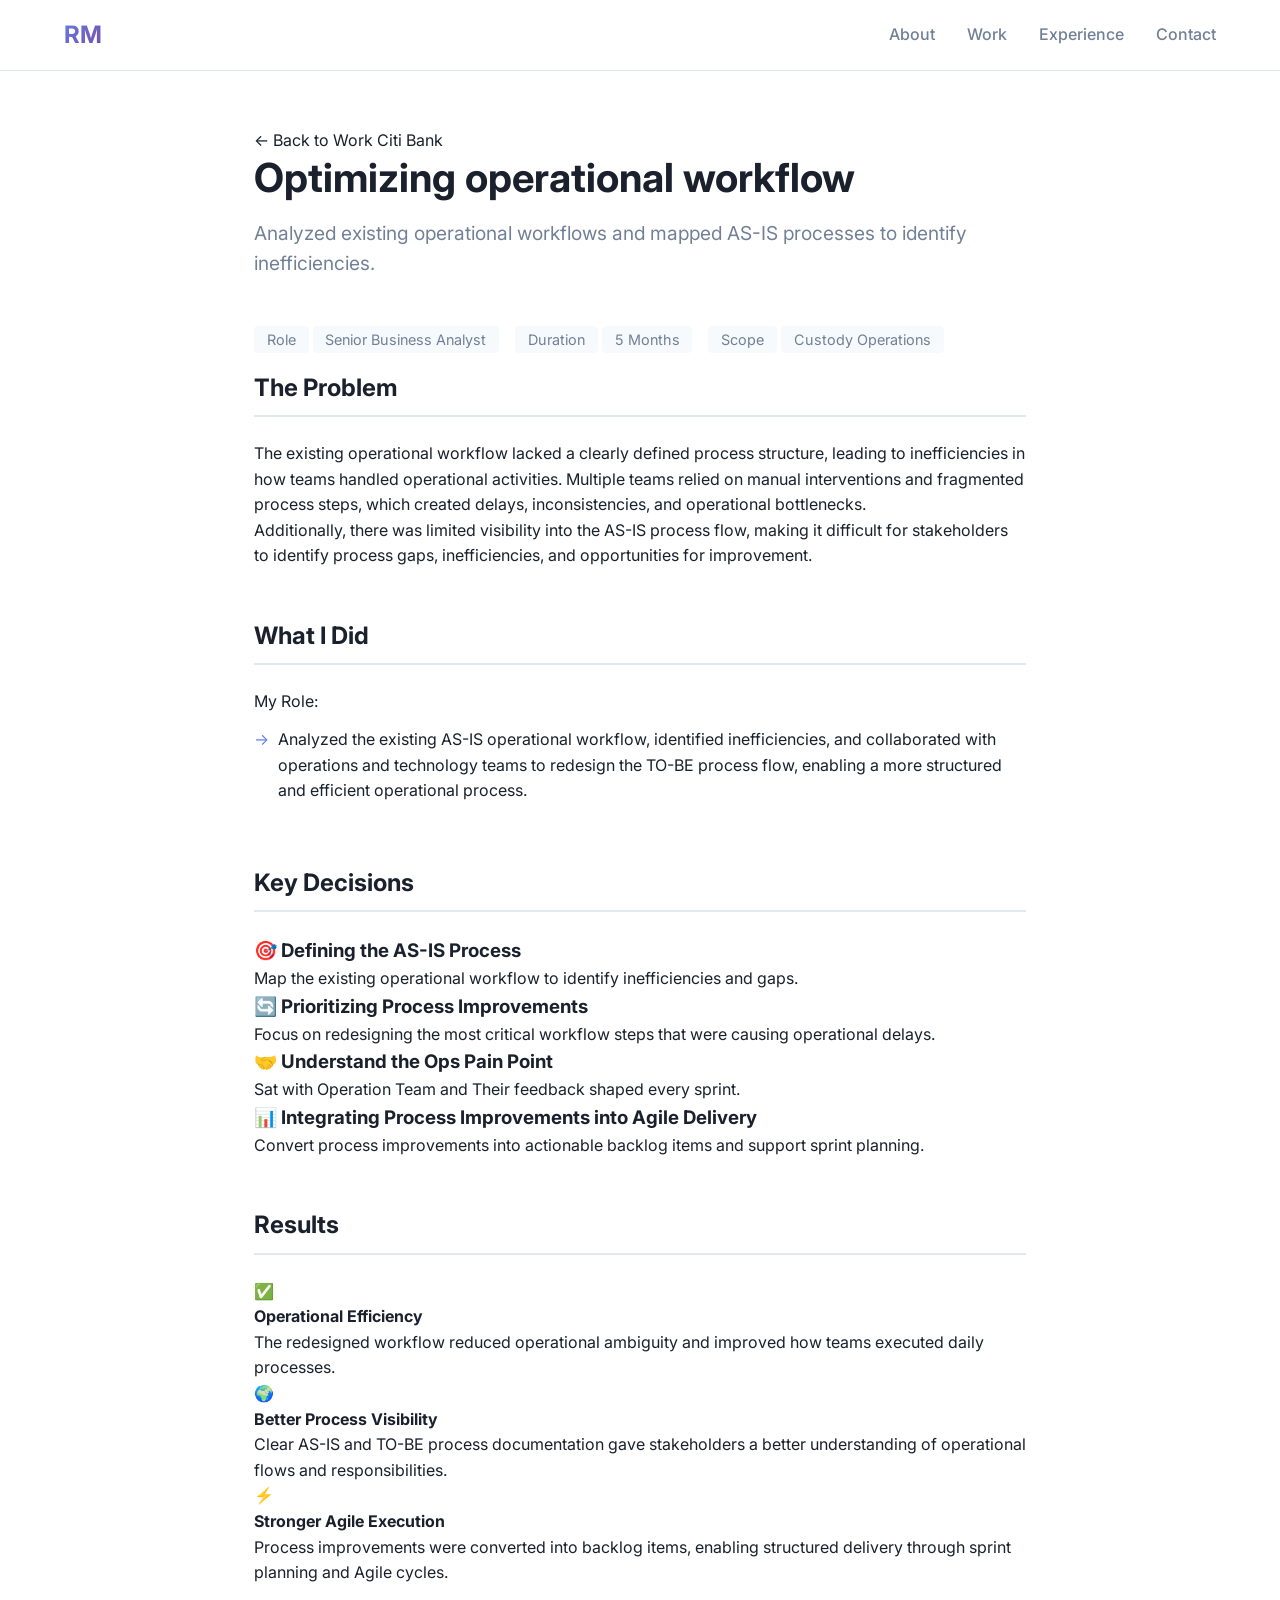
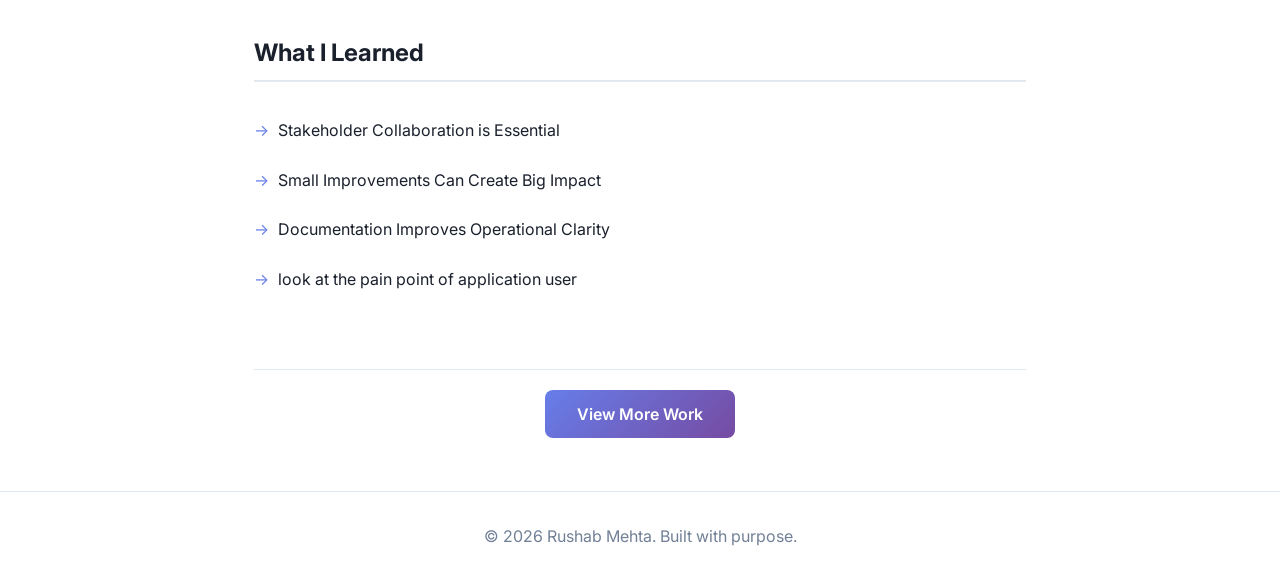
<file: Process-redesign.html>
<!DOCTYPE html>
<html lang="en">
<head>
    <meta charset="UTF-8">
    <meta name="viewport" content="width=device-width, initial-scale=1.0">
    <title>Process-Redesign Rushab Mehta</title>
    <link rel="preconnect" href="https://fonts.googleapis.com">
    <link rel="preconnect" href="https://fonts.gstatic.com" crossorigin>
    <link href="https://fonts.googleapis.com/css2?family=Inter:wght@300;400;500;600;700&display=swap" rel="stylesheet">
    <link rel="stylesheet" href="styles.css">
</head>
<body>
    <nav class="navbar">
        <a href="index.html" class="nav-brand">RM</a>
        <div class="nav-links">
            <a href="index.html#about">About</a>
            <a href="index.html#work">Work</a>
            <a href="index.html#experience">Experience</a>
            <a href="index.html#contact">Contact</a>
        </div>
    </nav>

    <section class="case-study">
        <div class="case-header">
            <a href="index.html#work" class="back-link">← Back to Work</a>
            <span class="case-company">Citi Bank</span>
            <h1>Optimizing operational workflow </h1>
            <p class="case-subtitle">Analyzed existing operational workflows and mapped AS-IS processes to identify inefficiencies.</p>
        </div>

        <div class="case-meta">
            <div class="meta-item">
                <span class="meta-label">Role</span>
                <span class="meta-value">Senior Business Analyst</span>
            </div>
            <div class="meta-item">
                <span class="meta-label">Duration</span>
                <span class="meta-value">5 Months</span>
            </div>
            <div class="meta-item">
                <span class="meta-label">Scope</span>
                <span class="meta-value">Custody Operations</span>
            </div>
        </div>

        <div class="case-content">
            <div class="case-section">
                <h2>The Problem</h2>
                <p>The existing operational workflow lacked a clearly defined process structure, leading to inefficiencies in how teams handled operational activities. Multiple teams relied on manual interventions and fragmented process steps, which created delays, inconsistencies, and operational bottlenecks.</p>
                <p>Additionally, there was limited visibility into the AS-IS process flow, making it difficult for stakeholders to identify process gaps, inefficiencies, and opportunities for improvement.</p>
            </div>

            <div class="case-section">
                <h2>What I Did</h2>
                <p>My Role:</p>
                <ul class="case-list">
                    <li><strong></strong> Analyzed the existing AS-IS operational workflow, identified inefficiencies, and collaborated with operations and technology teams to redesign the TO-BE process flow, enabling a more structured and efficient operational process.</li>
                </ul>
            </div>

            <div class="case-section">
                <h2>Key Decisions</h2>
                <div class="approach-grid">
                    <div class="approach-item">
                        <h3>🎯 Defining the AS-IS Process</h3>
                        <p>Map the existing operational workflow to identify inefficiencies and gaps.</p>
                    </div>
                    <div class="approach-item">
                        <h3>🔄 Prioritizing Process Improvements</h3>
                        <p>Focus on redesigning the most critical workflow steps that were causing operational delays.</p>
                    </div>
                    <div class="approach-item">
                        <h3>🤝 Understand the Ops Pain Point</h3>
                        <p>Sat with Operation Team and Their feedback shaped every sprint.</p>
                    </div>
                    <div class="approach-item">
                        <h3>📊 Integrating Process Improvements into Agile Delivery</h3>
                        <p>Convert process improvements into actionable backlog items and support sprint planning.</p>
                    </div>
                </div>
            </div>

            <div class="case-section">
                <h2>Results</h2>
                <div class="impact-grid">
                    <div class="impact-item">
                        <span class="impact-icon">✅</span>
                        <h4>Operational Efficiency</h4>
                        <p>The redesigned workflow reduced operational ambiguity and improved how teams executed daily processes.</p>
                    </div>
                    <div class="impact-item">
                        <span class="impact-icon">🌍</span>
                        <h4>Better Process Visibility</h4>
                        <p>Clear AS-IS and TO-BE process documentation gave stakeholders a better understanding of operational flows and responsibilities.</p>
                    </div>
                    <div class="impact-item">
                        <span class="impact-icon">⚡</span>
                        <h4>Stronger Agile Execution</h4>
                        <p>Process improvements were converted into backlog items, enabling structured delivery through sprint planning and Agile cycles.</p>
                    </div>
                </div>
            </div>

            <div class="case-section">
                <h2>What I Learned</h2>
                <ul class="case-list">
                    <li>Stakeholder Collaboration is Essential</li>
                    <li>Small Improvements Can Create Big Impact</li>
                    <li>Documentation Improves Operational Clarity</li>
                    <li>look at the pain point of application user</li>
                </ul>
            </div>
        </div>

        <div class="case-footer">
            <a href="index.html#work" class="btn btn-primary">View More Work</a>
        </div>
    </section>

    <footer class="footer">
        <p>© 2026 Rushab Mehta. Built with purpose.</p>
    </footer>
</body>
</html>
</file>
<file: styles.css>
/* Reset and Base Styles */
* {
    margin: 0;
    padding: 0;
    box-sizing: border-box;
}

:root {
    --primary: #667eea;
    --primary-dark: #5a67d8;
    --secondary: #764ba2;
    --text: #1a202c;
    --text-light: #718096;
    --bg: #ffffff;
    --bg-alt: #f7fafc;
    --border: #e2e8f0;
}

html {
    scroll-behavior: smooth;
}

body {
    font-family: 'Inter', -apple-system, BlinkMacSystemFont, sans-serif;
    color: var(--text);
    background: var(--bg);
    line-height: 1.6;
}

a {
    text-decoration: none;
    color: inherit;
}

/* Navbar */
.navbar {
    position: fixed;
    top: 0;
    left: 0;
    right: 0;
    padding: 1rem 5%;
    display: flex;
    justify-content: space-between;
    align-items: center;
    background: rgba(255, 255, 255, 0.95);
    backdrop-filter: blur(10px);
    z-index: 1000;
    border-bottom: 1px solid var(--border);
}

.nav-brand {
    font-size: 1.5rem;
    font-weight: 700;
    background: linear-gradient(135deg, var(--primary), var(--secondary));
    -webkit-background-clip: text;
    -webkit-text-fill-color: transparent;
    background-clip: text;
}

.nav-links {
    display: flex;
    gap: 2rem;
}

.nav-links a {
    font-weight: 500;
    color: var(--text-light);
    transition: color 0.3s ease;
}

.nav-links a:hover {
    color: var(--primary);
}

/* Hero Section */
.hero {
    min-height: 100vh;
    display: flex;
    align-items: center;
    justify-content: space-between;
    padding: 6rem 5%;
    background: linear-gradient(135deg, #f5f7fa 0%, #c3cfe2 100%);
    position: relative;
    overflow: hidden;
}

@media (max-width: 768px) {
    .navbar {
        padding: 0.75rem 5%;
    }
    .nav-links {
        display: none;
    }
    .nav-mobile-toggle {
        display: block;
        font-size: 1.5rem;
        cursor: pointer;
        color: var(--text);
    }
    .hero {
        min-height: auto !important;
        padding: 6rem 5% 3rem !important;
        flex-direction: column;
        text-align: center;
    }
    .hero-content {
        max-width: 100%;
    }
    .hero-name {
        font-size: 2.5rem;
    }
    .hero-title {
        font-size: 1.5rem;
    }
    .hero-description {
        font-size: 1rem;
    }
    .hero-cta {
        flex-direction: column;
        gap: 0.75rem;
    }
    .hero-cta .btn {
        width: 100%;
        text-align: center;
    }
    .hero-visual {
        display: none;
    }
}

.hero-content {
    max-width: 600px;
    z-index: 1;
}

.hero-greeting {
    font-size: 1.25rem;
    color: var(--text-light);
    margin-bottom: 0.5rem;
}

.hero-name {
    font-size: 4rem;
    font-weight: 700;
    background: linear-gradient(135deg, var(--primary), var(--secondary));
    -webkit-background-clip: text;
    -webkit-text-fill-color: transparent;
    background-clip: text;
    margin-bottom: 0.5rem;
}

.hero-title {
    font-size: 2rem;
    font-weight: 500;
    color: var(--text);
    margin-bottom: 1.5rem;
}

.hero-description {
    font-size: 1.125rem;
    color: var(--text-light);
    margin-bottom: 2rem;
    line-height: 1.8;
}

.highlight-link {
    color: var(--primary);
    font-weight: 600;
    text-decoration: none;
    background: linear-gradient(135deg, rgba(102, 126, 234, 0.15), rgba(118, 75, 162, 0.15));
    padding: 0.15rem 0.5rem;
    border-radius: 4px;
    transition: all 0.2s ease;
}

.highlight-link:hover {
    background: linear-gradient(135deg, var(--primary), var(--secondary));
    color: white;
}

.hero-cta {
    display: flex;
    gap: 1rem;
}

.btn {
    padding: 0.875rem 2rem;
    border-radius: 8px;
    font-weight: 600;
    transition: all 0.3s ease;
}

.btn-primary {
    background: linear-gradient(135deg, var(--primary), var(--secondary));
    color: white;
}

.btn-primary:hover {
    transform: translateY(-2px);
    box-shadow: 0 10px 30px rgba(102, 126, 234, 0.4);
}

.btn-secondary {
    background: white;
    color: var(--primary);
    border: 2px solid var(--primary);
}

.btn-secondary:hover {
    background: var(--primary);
    color: white;
}

.btn-outline {
    background: transparent;
    color: var(--text);
    border: 2px solid var(--border);
}

.btn-outline:hover {
    border-color: var(--primary);
    color: var(--primary);
    transform: translateY(-2px);
}

/* Analytics Widget - Terminal Style */
.hero-visual {
    display: flex;
    flex-direction: column;
    align-items: flex-end;
    gap: 1.5rem;
    padding-top: 1rem;
}
.hero-visual > * {
    animation: float 6s ease-in-out infinite;
}
.hero-visual > *:nth-child(2) {
    animation-delay: -3s;
}
@keyframes float {
    0%, 100% { transform: translateY(0px); }
    50% { transform: translateY(-10px); }
}

.analytics-widget {
    background: #1a1a2e;
    border-radius: 12px;
    overflow: hidden;
    min-width: 260px;
    box-shadow: 0 20px 60px rgba(0, 0, 0, 0.2);
    font-family: 'SF Mono', 'Fira Code', 'Consolas', monospace;
}

.widget-header {
    background: #16162a;
    padding: 0.75rem 1rem;
    display: flex;
    align-items: center;
    gap: 0.5rem;
}

.widget-dot {
    width: 12px;
    height: 12px;
    border-radius: 50%;
    background: #ff5f57;
}

.widget-dot:nth-child(2) {
    background: #ffbd2e;
}

.widget-dot:nth-child(3) {
    background: #28ca41;
}

.widget-title {
    margin-left: 0.75rem;
    font-size: 0.75rem;
    color: #888;
    letter-spacing: 0.02em;
}

.widget-body {
    padding: 1rem 1.25rem;
}

.stat-row {
    display: flex;
    align-items: center;
    padding: 0.35rem 0;
}

.stat-row.muted {
    margin-top: 0.5rem;
    padding-top: 0.6rem;
    border-top: 1px solid #2a2a4a;
}

.stat-key {
    color: #7c7cff;
    font-size: 0.85rem;
    width: 110px;
}

.stat-row.muted .stat-key {
    color: #555;
    font-size: 0.75rem;
    width: auto;
}

.stat-val {
    color: #4ade80;
    font-size: 0.95rem;
    font-weight: 600;
    text-align: right;
    flex: 1;
}

@media (max-width: 768px) {
    .hero-visual {
        padding-top: 2rem;
        justify-content: center;
    }
    
    .analytics-widget {
        min-width: 240px;
    }
}

/* Fade In Animations */
@keyframes fadeInUp {
    from {
        opacity: 0;
        transform: translateY(30px);
    }
    to {
        opacity: 1;
        transform: translateY(0);
    }
}

@keyframes fadeInLeft {
    from {
        opacity: 0;
        transform: translateX(-30px);
    }
    to {
        opacity: 1;
        transform: translateX(0);
    }
}

@keyframes fadeInRight {
    from {
        opacity: 0;
        transform: translateX(30px);
    }
    to {
        opacity: 1;
        transform: translateX(0);
    }
}

@keyframes scaleIn {
    from {
        opacity: 0;
        transform: scale(0.9);
    }
    to {
        opacity: 1;
        transform: scale(1);
    }
}

@keyframes slideInDown {
    from {
        opacity: 0;
        transform: translateY(-20px);
    }
    to {
        opacity: 1;
        transform: translateY(0);
    }
}

/* Apply animations */
.hero-greeting {
    animation: fadeInUp 0.8s ease-out;
}

.hero-name {
    animation: fadeInUp 0.8s ease-out 0.2s backwards;
}

.hero-title {
    animation: fadeInUp 0.8s ease-out 0.4s backwards;
}

.hero-description {
    animation: fadeInUp 0.8s ease-out 0.6s backwards;
}

.hero-cta {
    animation: fadeInUp 0.8s ease-out 0.8s backwards;
}

.navbar {
    animation: slideInDown 0.6s ease-out;
}

.floating-card {
    animation: scaleIn 0.6s ease-out backwards, float 6s ease-in-out infinite;
}

.card-1 { animation-delay: 0.3s, 0s; }
.card-2 { animation-delay: 0.5s, 2s; }
.card-3 { animation-delay: 0.7s, 4s; }

/* All elements visible by default */
.section-header,
.about-text,
.about-stats,
.project-card,
.timeline-item,
.contact-content {
    opacity: 1;
    transform: translateY(0);
}

/* Stagger project cards */
.project-card:nth-child(1) { transition-delay: 0.1s; }
.project-card:nth-child(2) { transition-delay: 0.2s; }
.project-card:nth-child(3) { transition-delay: 0.3s; }

/* Enhanced hover effects */
.project-card {
    transition: all 0.4s cubic-bezier(0.175, 0.885, 0.32, 1.275);
}

.project-card:hover {
    transform: translateY(-12px) scale(1.02);
}

.project-card:hover .project-icon {
    transform: scale(1.2);
    transition: transform 0.3s ease;
}

.btn {
    position: relative;
    overflow: hidden;
    transition: all 0.3s ease;
}

.btn::after {
    content: '';
    position: absolute;
    top: 50%;
    left: 50%;
    width: 0;
    height: 0;
    background: rgba(255,255,255,0.2);
    border-radius: 50%;
    transform: translate(-50%, -50%);
    transition: width 0.6s, height 0.6s;
}

.btn:hover::after {
    width: 300px;
    height: 300px;
}

/* Smooth link underline animation */
.nav-links a {
    position: relative;
}

.nav-links a::after {
    content: '';
    position: absolute;
    bottom: -2px;
    left: 0;
    width: 0;
    height: 2px;
    background: var(--primary);
    transition: width 0.3s ease;
}

.nav-links a:hover::after {
    width: 100%;
}

/* Contact link hover */
.contact-link {
    transition: all 0.3s cubic-bezier(0.175, 0.885, 0.32, 1.275);
}

.contact-link:hover {
    transform: translateY(-5px) scale(1.05);
}

/* Timeline animation */
.timeline-item {
    transition-delay: calc(var(--i, 0) * 0.2s);
}

/* Gradient text shimmer */
@keyframes shimmer {
    0% { background-position: -200% center; }
    100% { background-position: 200% center; }
}

.hero-name {
    background-size: 200% auto;
    animation: fadeInUp 0.8s ease-out 0.2s backwards, shimmer 3s linear infinite;
}

/* Section Styles */
section {
    padding: 5rem 5%;
}

.section-header {
    text-align: center;
    margin-bottom: 3rem;
}

.section-header h2 {
    font-size: 2.5rem;
    font-weight: 700;
    margin-bottom: 1rem;
}

.section-line {
    width: 60px;
    height: 4px;
    background: linear-gradient(135deg, var(--primary), var(--secondary));
    margin: 0 auto;
    border-radius: 2px;
}

/* About Section */
.about-section {
    background: var(--bg-alt);
}

.about-content {
    display: grid;
    grid-template-columns: 1fr 320px;
    gap: 4rem;
    max-width: 1100px;
    margin: 0 auto;
    align-items: center;
}

.about-text {
    padding-right: 2rem;
}

.about-text p {
    margin-bottom: 1.5rem;
    font-size: 1.125rem;
    color: var(--text-light);
    line-height: 1.8;
}

.about-text strong {
    color: var(--text);
}

.about-stats {
    display: flex;
    flex-direction: column;
    gap: 1.5rem;
}

.stat {
    text-align: center;
    padding: 1.75rem 2rem;
    background: white;
    border-radius: 12px;
    box-shadow: 0 4px 20px rgba(0, 0, 0, 0.05);
}

.stat-number {
    display: block;
    font-size: 2.5rem;
    font-weight: 700;
    background: linear-gradient(135deg, var(--primary), var(--secondary));
    -webkit-background-clip: text;
    -webkit-text-fill-color: transparent;
    background-clip: text;
}

.stat-label {
    font-size: 0.875rem;
    color: var(--text-light);
    text-transform: uppercase;
    letter-spacing: 1px;
}

/* Prediction Markets Section */
.pm-section {
    background: #f7f7f8;
}

.pm-layout {
    max-width: 1200px;
    margin: 0 auto;
    display: grid;
    grid-template-columns: 1fr 1fr;
    gap: 2rem;
    align-items: stretch;
}

/* Polymarket-style Card */
.poly-card {
    background: white;
    border-radius: 16px;
    padding: 0;
    box-shadow: 0 2px 8px rgba(0, 0, 0, 0.08);
    overflow: hidden;
    display: flex;
    flex-direction: column;
}

.poly-header {
    display: flex;
    align-items: center;
    gap: 1rem;
    padding: 1.25rem 1.5rem;
    border-bottom: 1px solid #f0f0f0;
}

.poly-icon {
    width: 48px;
    height: 48px;
    background: linear-gradient(135deg, #667eea, #764ba2);
    border-radius: 12px;
    display: flex;
    align-items: center;
    justify-content: center;
    font-size: 1.5rem;
}

.poly-category {
    font-size: 0.8rem;
    color: #666;
    display: block;
    margin-bottom: 0.15rem;
}

.poly-title h3 {
    font-size: 1.15rem;
    font-weight: 600;
    margin: 0;
    color: #1a1a1a;
}

/* Outcome Rows */
.poly-outcomes {
    padding: 0.5rem 0;
}

.poly-row {
    display: grid;
    grid-template-columns: 1fr auto auto;
    align-items: center;
    gap: 1rem;
    padding: 1rem 1.5rem;
    border-bottom: 1px solid #f5f5f5;
    transition: background 0.15s ease;
}

.poly-row:last-child {
    border-bottom: none;
}

.poly-row:hover {
    background: #fafafa;
}

.poly-team {
    display: flex;
    flex-direction: column;
}

.poly-name {
    font-weight: 600;
    font-size: 1rem;
    color: #1a1a1a;
}

.poly-vol {
    font-size: 0.75rem;
    color: #999;
}

.poly-percent {
    display: flex;
    align-items: center;
    gap: 0.5rem;
}

.poly-pct {
    font-size: 1.5rem;
    font-weight: 700;
    color: #1a1a1a;
}

.poly-change {
    font-size: 0.75rem;
    font-weight: 500;
}

.poly-change.up {
    color: #10b981;
}

.poly-change.down {
    color: #ef4444;
}

.poly-actions {
    display: flex;
    gap: 0.5rem;
}

.poly-yes, .poly-no {
    padding: 0.5rem 0.85rem;
    border-radius: 8px;
    font-size: 0.8rem;
    cursor: pointer;
    transition: all 0.15s ease;
    border: none;
    display: flex;
    align-items: center;
    gap: 0.35rem;
}

.poly-yes {
    background: #e6f7ef;
    color: #10b981;
}

.poly-yes:hover {
    background: #10b981;
    color: white;
}

.poly-yes strong {
    font-weight: 700;
}

.poly-no {
    background: #fef2f2;
    color: #ef4444;
}

.poly-no:hover {
    background: #ef4444;
    color: white;
}

.poly-no strong {
    font-weight: 700;
}

.poly-footer {
    display: flex;
    justify-content: space-between;
    padding: 1rem 1.5rem;
    background: #fafafa;
    font-size: 0.8rem;
    color: #666;
}

/* Binary Question Style */
.poly-binary {
    padding: 1.5rem;
    flex: 1;
    display: flex;
    flex-direction: column;
    justify-content: center;
}

.poly-prob-display {
    text-align: center;
    margin-bottom: 1rem;
}

.poly-prob-pct {
    font-size: 3.5rem;
    font-weight: 700;
    color: #10b981;
}

.poly-prob-label {
    font-size: 1.1rem;
    color: #666;
    margin-left: 0.25rem;
}

.poly-prob-bar {
    height: 10px;
    background: #e5e7eb;
    border-radius: 5px;
    overflow: hidden;
    margin-bottom: 1.5rem;
}

.poly-prob-fill {
    width: 60%;
    height: 100%;
    background: linear-gradient(90deg, #10b981, #3b82f6);
    border-radius: 5px;
}

.poly-binary-buttons {
    display: grid;
    grid-template-columns: 1fr 1fr;
    gap: 1rem;
    margin-bottom: 1.5rem;
}

.poly-yes-big, .poly-no-big {
    padding: 1.25rem;
    border-radius: 12px;
    border: none;
    cursor: pointer;
    display: flex;
    flex-direction: column;
    align-items: center;
    gap: 0.25rem;
    transition: all 0.2s ease;
}

.poly-yes-big {
    background: #e6f7ef;
    border: 2px solid #10b981;
}

.poly-yes-big:hover {
    background: #10b981;
    color: white;
}

.poly-yes-big span {
    color: #10b981;
    font-size: 0.9rem;
}

.poly-yes-big strong {
    color: #10b981;
    font-size: 1.75rem;
}

.poly-yes-big:hover span,
.poly-yes-big:hover strong {
    color: white;
}

.poly-no-big {
    background: #fef2f2;
    border: 2px solid #ef4444;
}

.poly-no-big:hover {
    background: #ef4444;
    color: white;
}

.poly-no-big span {
    color: #ef4444;
    font-size: 0.9rem;
}

.poly-no-big strong {
    color: #ef4444;
    font-size: 1.75rem;
}

.poly-no-big:hover span,
.poly-no-big:hover strong {
    color: white;
}

.poly-formula {
    display: flex;
    align-items: center;
    justify-content: center;
    gap: 0.6rem;
    padding: 1rem;
    background: #f8fafc;
    border-radius: 10px;
    font-size: 0.9rem;
}

.poly-f-yes {
    background: #10b981;
    color: white;
    padding: 0.4rem 0.8rem;
    border-radius: 6px;
    font-weight: 600;
}

.poly-f-no {
    background: #ef4444;
    color: white;
    padding: 0.4rem 0.8rem;
    border-radius: 6px;
    font-weight: 600;
}

.poly-f-total {
    background: var(--primary);
    color: white;
    padding: 0.4rem 0.8rem;
    border-radius: 6px;
    font-weight: 600;
}

.poly-f-plus, .poly-f-eq {
    color: #666;
    font-weight: 500;
}

/* Full-width insight card */
.pm-insight-full {
    max-width: 1200px;
    margin: 2rem auto 0;
}

.pm-insight-full .pm-explain-card.highlight {
    padding: 2rem;
}

.pm-insight-full .pm-explain-card.highlight p {
    max-width: 800px;
}

/* Explanation Cards */
.pm-explain {
    display: flex;
    flex-direction: column;
    gap: 1rem;
}

.pm-explain-card {
    background: white;
    border-radius: 16px;
    padding: 1.5rem 1.75rem;
    box-shadow: 0 4px 20px rgba(0, 0, 0, 0.06);
    flex: 1;
    display: flex;
    flex-direction: column;
    justify-content: center;
}

.pm-explain-card.highlight {
    background: linear-gradient(135deg, var(--primary), var(--secondary));
    color: white;
}

.pm-explain-card.highlight p {
    color: rgba(255, 255, 255, 0.9);
}

.pm-explain-header {
    display: flex;
    align-items: center;
    gap: 0.75rem;
    margin-bottom: 0.5rem;
}

.pm-explain-num {
    width: 28px;
    height: 28px;
    background: var(--primary);
    color: white;
    border-radius: 50%;
    display: flex;
    align-items: center;
    justify-content: center;
    font-weight: 700;
    font-size: 0.85rem;
    flex-shrink: 0;
}

.pm-explain-card.highlight .pm-explain-num {
    background: rgba(255, 255, 255, 0.2);
}

.pm-explain-icon {
    font-size: 1.5rem;
}

.pm-explain-card h4 {
    font-size: 1.1rem;
    font-weight: 600;
    margin: 0;
}

.pm-explain-card p {
    font-size: 0.95rem;
    color: var(--text-light);
    line-height: 1.6;
    margin: 0;
}

/* Mobile */
@media (max-width: 1000px) {
    .pm-layout {
        grid-template-columns: 1fr;
        gap: 2rem;
    }
}

@media (max-width: 600px) {
    .poly-row {
        grid-template-columns: 1fr;
        gap: 0.75rem;
    }
    
    .poly-percent {
        justify-content: flex-start;
    }
    
    .poly-actions {
        width: 100%;
    }
    
    .poly-yes, .poly-no {
        flex: 1;
        justify-content: center;
    }
}

/* Work Section */
.work-category {
    margin-bottom: 4rem;
}

.category-title {
    font-size: 1.5rem;
    font-weight: 600;
    margin-bottom: 2rem;
    padding-left: 1rem;
    border-left: 4px solid var(--primary);
}

.projects-grid {
    display: grid;
    grid-template-columns: repeat(auto-fit, minmax(300px, 1fr));
    gap: 2rem;
    max-width: 1200px;
    margin: 0 auto;
}

/* Mobile horizontal swipe */
@media (max-width: 768px) {
    .projects-grid {
        display: flex;
        overflow-x: auto;
        scroll-snap-type: x mandatory;
        -webkit-overflow-scrolling: touch;
        gap: 1rem;
        padding-bottom: 1rem;
        margin: 0 -5%;
        padding-left: 5%;
        padding-right: 5%;
    }
    
    .projects-grid::-webkit-scrollbar {
        height: 6px;
    }
    
    .projects-grid::-webkit-scrollbar-track {
        background: #f1f1f1;
        border-radius: 3px;
    }
    
    .projects-grid::-webkit-scrollbar-thumb {
        background: var(--primary);
        border-radius: 3px;
    }
    
    .projects-grid .project-card {
        flex: 0 0 280px;
        scroll-snap-align: start;
    }
}

.project-card {
    background: white;
    border-radius: 16px;
    overflow: hidden;
    box-shadow: 0 4px 20px rgba(0, 0, 0, 0.08);
    transition: all 0.3s ease;
}

.project-card:hover {
    transform: translateY(-8px);
    box-shadow: 0 20px 40px rgba(0, 0, 0, 0.15);
}

.project-image {
    height: 200px;
    display: flex;
    align-items: center;
    justify-content: center;
}

.project-icon {
    font-size: 4.5rem;
    filter: drop-shadow(0 4px 8px rgba(0, 0, 0, 0.15));
    transition: transform 0.3s ease;
}

.project-card:hover .project-icon {
    transform: scale(1.15);
}

.project-info {
    padding: 1.5rem;
}

.project-info h4 {
    font-size: 1.25rem;
    font-weight: 600;
    margin-bottom: 0.5rem;
}

.project-info p {
    color: var(--text-light);
    font-size: 0.95rem;
    margin-bottom: 1rem;
}

.project-company {
    display: inline-block;
    background: var(--bg-alt);
    padding: 0.25rem 0.75rem;
    border-radius: 20px;
    font-size: 0.8rem;
    color: var(--primary);
    font-weight: 500;
}

/* Experience Section */
.experience-section {
    background: var(--bg-alt);
}

.timeline {
    max-width: 800px;
    margin: 0 auto;
    position: relative;
    padding-left: 2rem;
}

.timeline::before {
    content: '';
    position: absolute;
    left: 0;
    top: 0;
    bottom: 0;
    width: 2px;
    background: linear-gradient(135deg, var(--primary), var(--secondary));
}

.timeline-item {
    position: relative;
    padding-bottom: 3rem;
}

.timeline-dot {
    position: absolute;
    left: -2rem;
    top: 0;
    width: 16px;
    height: 16px;
    background: var(--primary);
    border-radius: 50%;
    transform: translateX(-7px);
    border: 3px solid white;
    box-shadow: 0 2px 10px rgba(102, 126, 234, 0.4);
}

.timeline-content {
    background: white;
    padding: 1.5rem;
    border-radius: 12px;
    box-shadow: 0 4px 20px rgba(0, 0, 0, 0.05);
}

.timeline-date {
    display: inline-block;
    background: linear-gradient(135deg, var(--primary), var(--secondary));
    color: white;
    padding: 0.25rem 0.75rem;
    border-radius: 20px;
    font-size: 0.8rem;
    margin-bottom: 0.75rem;
}

.timeline-content h4 {
    font-size: 1.25rem;
    margin-bottom: 0.25rem;
}

.timeline-content .company {
    color: var(--primary);
    font-weight: 500;
    margin-bottom: 0.75rem;
}

.timeline-content .description {
    color: var(--text-light);
    font-size: 0.95rem;
}

/* Contact Section */
.contact-section {
    text-align: center;
}

.contact-content {
    max-width: 600px;
    margin: 0 auto;
}

.contact-content > p {
    font-size: 1.125rem;
    color: var(--text-light);
    margin-bottom: 2rem;
}

.contact-links {
    display: flex;
    flex-wrap: wrap;
    justify-content: center;
    gap: 1.5rem;
}

.contact-link {
    display: flex;
    align-items: center;
    gap: 0.75rem;
    padding: 1rem 1.5rem;
    background: white;
    border-radius: 12px;
    box-shadow: 0 4px 20px rgba(0, 0, 0, 0.08);
    transition: all 0.3s ease;
}

.contact-link:hover {
    transform: translateY(-4px);
    box-shadow: 0 10px 30px rgba(0, 0, 0, 0.15);
    color: var(--primary);
}

.contact-icon {
    font-size: 1.5rem;
}

/* Footer */
.footer {
    text-align: center;
    padding: 2rem;
    background: var(--text);
    color: white;
}

/* Responsive Design */
@media (max-width: 768px) {
    .hero {
        flex-direction: column;
        text-align: center;
        padding: 6rem 8% 4rem;
        min-height: auto;
    }

    .hero-name {
        font-size: 2.5rem;
        line-height: 1.1;
        margin-bottom: 0.75rem;
    }

    .hero-title {
        font-size: 1.5rem;
        margin-bottom: 2rem;
    }

    .hero-description {
        font-size: 1.1rem;
        line-height: 1.6;
        margin-bottom: 2.5rem;
        padding: 0 1rem;
    }

    .hero-visual {
        display: none;
    }

    .hero-cta {
        justify-content: center;
        flex-wrap: wrap;
        gap: 1rem;
    }

    .btn {
        padding: 1rem 2.5rem;
        min-width: 160px;
    }

    .about-content {
        grid-template-columns: 1fr;
        gap: 3rem;
    }

    .about-text {
        padding-right: 0;
        text-align: center;
    }

    .about-text p {
        text-align: center;
        line-height: 1.8;
        margin-bottom: 2rem;
        font-size: 1.1rem;
    }

    .about-stats {
        flex-direction: row;
        justify-content: center;
        flex-wrap: wrap;
        gap: 1rem;
    }

    .stat {
        min-width: 140px;
        flex: 1;
        padding: 1.5rem 1rem;
    }

    .nav-links {
        gap: 1rem;
    }

    .nav-links a {
        font-size: 0.95rem;
    }

    .contact-links {
        flex-direction: column;
        align-items: center;
    }

    .section-header h2 {
        font-size: 2rem;
    }

    section {
        padding: 4rem 8% 3rem;
    }

    .projects-grid {
        grid-template-columns: 1fr;
        gap: 1.5rem;
    }
}
/* Navigation Dropdown */
.nav-dropdown {
    position: relative;
}

.nav-dropdown-trigger {
    cursor: pointer;
}

.nav-dropdown-menu {
    position: absolute;
    top: 100%;
    left: 50%;
    transform: translateX(-50%);
    background: white;
    border-radius: 8px;
    box-shadow: 0 10px 40px rgba(0,0,0,0.15);
    padding: 0.5rem 0;
    min-width: 160px;
    opacity: 0;
    visibility: hidden;
    transition: all 0.2s ease;
    z-index: 100;
    margin-top: 0.5rem;
}

.nav-dropdown:hover .nav-dropdown-menu {
    opacity: 1;
    visibility: visible;
}

.nav-dropdown-menu a {
    display: block;
    padding: 0.6rem 1.2rem;
    font-size: 0.9rem;
    color: var(--text);
    transition: background 0.2s;
}

.nav-dropdown-menu a:hover {
    background: var(--bg-alt);
    color: var(--primary);
}

.nav-mobile-toggle {
    display: none;
    font-size: 1.5rem;
    cursor: pointer;
    color: var(--text);
}

@media (max-width: 768px) {
    .nav-dropdown-menu {
        position: fixed;
        top: 60px;
        left: 5%;
        right: 5%;
        transform: none;
    }
    
    .nav-mobile-toggle {
        display: block;
    }
}

/* Case Study Page Styles */
.case-study {
    max-width: 900px;
    margin: 0 auto;
    padding: 8rem 5% 4rem;
}

.case-header {
    margin-bottom: 3rem;
}

.case-meta {
    display: flex;
    gap: 1rem;
    margin-bottom: 1rem;
}

.case-meta span {
    font-size: 0.9rem;
    color: var(--text-light);
    padding: 0.3rem 0.8rem;
    background: var(--bg-alt);
    border-radius: 4px;
}

.case-header h1 {
    font-size: 2.5rem;
    margin-bottom: 1rem;
    line-height: 1.2;
}

.case-subtitle {
    font-size: 1.2rem;
    color: var(--text-light);
    line-height: 1.6;
}

.case-section {
    margin-bottom: 3rem;
}

.case-section h2 {
    font-size: 1.5rem;
    margin-bottom: 1.5rem;
    padding-bottom: 0.5rem;
    border-bottom: 2px solid var(--border);
}

.case-overview {
    display: grid;
    grid-template-columns: repeat(auto-fit, minmax(150px, 1fr));
    gap: 1.5rem;
    background: var(--bg-alt);
    padding: 1.5rem;
    border-radius: 12px;
}

.overview-item h4 {
    font-size: 0.85rem;
    color: var(--text-light);
    text-transform: uppercase;
    letter-spacing: 0.5px;
    margin-bottom: 0.3rem;
}

.overview-item p {
    font-weight: 600;
    color: var(--text);
}

.case-list {
    list-style: none;
    padding: 0;
}

.case-list li {
    padding: 0.75rem 0 0.75rem 1.5rem;
    position: relative;
}

.case-list li::before {
    content: "→";
    position: absolute;
    left: 0;
    color: var(--primary);
}

/* Architecture Diagram */
.architecture-diagram {
    background: var(--bg-alt);
    padding: 2rem;
    border-radius: 12px;
}

.arch-layer {
    background: white;
    padding: 1.5rem;
    border-radius: 8px;
    margin-bottom: 0.5rem;
    box-shadow: 0 2px 10px rgba(0,0,0,0.05);
}

.arch-layer h4 {
    margin-bottom: 1rem;
    font-size: 1rem;
}

.arch-items {
    display: flex;
    flex-wrap: wrap;
    gap: 0.5rem;
}

.arch-item {
    background: var(--bg-alt);
    padding: 0.4rem 0.8rem;
    border-radius: 4px;
    font-size: 0.85rem;
}

.arch-arrow {
    text-align: center;
    font-size: 1.5rem;
    color: var(--text-light);
    padding: 0.5rem 0;
}

/* Capability Grid */
.capability-grid {
    display: grid;
    grid-template-columns: repeat(auto-fit, minmax(250px, 1fr));
    gap: 1.5rem;
}

.capability-card {
    background: var(--bg-alt);
    padding: 1.5rem;
    border-radius: 12px;
    transition: transform 0.2s, box-shadow 0.2s;
}

.capability-card:hover {
    transform: translateY(-3px);
    box-shadow: 0 10px 30px rgba(0,0,0,0.1);
}

.cap-icon {
    font-size: 2rem;
    margin-bottom: 1rem;
}

.capability-card h4 {
    margin-bottom: 0.5rem;
}

.capability-card p {
    font-size: 0.9rem;
    color: var(--text-light);
    line-height: 1.6;
}

/* Use Cases */
.use-case {
    background: var(--bg-alt);
    padding: 1.5rem;
    border-radius: 12px;
    margin-bottom: 1rem;
    border-left: 4px solid var(--primary);
}

.use-case h4 {
    margin-bottom: 0.5rem;
}

.use-case p {
    color: var(--text-light);
    margin-bottom: 0.75rem;
}

.use-case-result {
    background: white;
    padding: 0.5rem 1rem;
    border-radius: 4px;
    display: inline-block;
}

.use-case-result span {
    font-size: 0.85rem;
    font-weight: 500;
    color: var(--primary);
}

/* Tech Highlights */
.tech-highlights {
    display: grid;
    gap: 1rem;
}

.tech-item {
    display: flex;
    align-items: flex-start;
    gap: 1rem;
    padding: 1rem;
    background: var(--bg-alt);
    border-radius: 8px;
}

.tech-item code {
    background: var(--text);
    color: white;
    padding: 0.3rem 0.6rem;
    border-radius: 4px;
    font-size: 0.85rem;
    white-space: nowrap;
}

.tech-item p {
    font-size: 0.9rem;
    color: var(--text-light);
    margin: 0;
}

/* Learnings */
.learnings {
    display: grid;
    gap: 1.5rem;
}

.learning-item {
    display: flex;
    gap: 1.5rem;
    align-items: flex-start;
}

.learning-num {
    background: linear-gradient(135deg, var(--primary), var(--secondary));
    color: white;
    width: 36px;
    height: 36px;
    border-radius: 50%;
    display: flex;
    align-items: center;
    justify-content: center;
    font-weight: 600;
    flex-shrink: 0;
}

.learning-item h4 {
    margin-bottom: 0.3rem;
}

.learning-item p {
    color: var(--text-light);
    font-size: 0.95rem;
}

.case-footer {
    margin-top: 4rem;
    padding-top: 2rem;
    border-top: 1px solid var(--border);
    text-align: center;
}

@media (max-width: 768px) {
    .case-header h1 {
        font-size: 1.8rem;
    }
    
    .case-study {
        padding: 6rem 5% 2rem;
    }
    
    .capability-grid {
        grid-template-columns: 1fr;
    }
    
    .learning-item {
        flex-direction: column;
        gap: 0.75rem;
    }
}

/* Mini Prediction Card in Hero */
.poly-card-mini {
    display: block;
    background: white;
    border-radius: 12px;
    padding: 1.25rem;
    box-shadow: 0 10px 40px rgba(0,0,0,0.1);
    border: 1px solid var(--border);
    min-width: 260px;
    transition: transform 0.2s, box-shadow 0.2s;
    text-decoration: none;
    color: inherit;
}
.poly-card-mini:hover {
    transform: translateY(-2px);
    box-shadow: 0 15px 50px rgba(0,0,0,0.15);
}
.poly-header-mini {
    display: flex;
    gap: 0.75rem;
    align-items: flex-start;
    margin-bottom: 1rem;
}
.poly-icon-mini {
    font-size: 1.25rem;
    background: var(--bg-alt);
    padding: 0.5rem;
    border-radius: 8px;
}
.poly-cat-mini {
    font-size: 0.65rem;
    color: var(--text-light);
    text-transform: uppercase;
    letter-spacing: 0.5px;
    display: block;
}
.poly-q-mini {
    font-size: 0.9rem;
    font-weight: 600;
    line-height: 1.3;
    display: block;
    margin-top: 0.2rem;
}
.poly-body-mini {
    text-align: center;
}
.poly-prob-mini {
    font-size: 2.25rem;
    font-weight: 700;
    color: var(--primary);
    line-height: 1;
}
.poly-prob-mini::after {
    content: ' chance';
    font-size: 0.9rem;
    font-weight: 400;
    color: var(--text-light);
}
.poly-bar-mini {
    height: 6px;
    background: #e2e8f0;
    border-radius: 3px;
    margin: 0.75rem 0;
    overflow: hidden;
}
.poly-fill-mini {
    height: 100%;
    width: 60%;
    background: linear-gradient(90deg, var(--primary), var(--secondary));
    border-radius: 3px;
}
.poly-btns-mini {
    display: flex;
    gap: 0.75rem;
    justify-content: center;
    margin-top: 0.75rem;
}
.poly-yes-mini, .poly-no-mini {
    padding: 0.5rem 1.25rem;
    border-radius: 8px;
    font-size: 0.85rem;
    font-weight: 600;
}
.poly-yes-mini {
    background: linear-gradient(135deg, #10b981, #059669);
    color: white;
}
.poly-no-mini {
    background: linear-gradient(135deg, #ef4444, #dc2626);
    color: white;
}
.poly-learn-mini {
    text-align: center;
    font-size: 0.8rem;
    color: var(--primary);
    margin-top: 1rem;
    font-weight: 500;
    padding-top: 0.75rem;
    border-top: 1px solid var(--border);
}

@media (max-width: 768px) {
    .poly-card-mini {
        display: none;
    }
}

/* Skills Section */
.skills-section {
    padding: 5rem 5%;
    background: var(--bg-alt);
}

.skills-grid {
    display: grid;
    grid-template-columns: repeat(auto-fit, minmax(280px, 1fr));
    gap: 2rem;
    max-width: 1200px;
    margin: 0 auto;
}

.skill-category {
    background: white;
    padding: 2rem;
    border-radius: 12px;
    box-shadow: 0 4px 20px rgba(0, 0, 0, 0.05);
}

.skill-category h3 {
    font-size: 1.25rem;
    margin-bottom: 1rem;
    color: var(--primary);
}

.skill-category ul {
    list-style: none;
}

.skill-category li {
    padding: 0.5rem 0;
    color: var(--text-light);
    border-bottom: 1px solid var(--border);
}

.skill-category li:last-child {
    border-bottom: none;
}

/* Education Section */
.education-section {
    padding: 5rem 5%;
    background: var(--bg);
}

.education-grid {
    display: grid;
    grid-template-columns: repeat(auto-fit, minmax(250px, 1fr));
    gap: 1.5rem;
    max-width: 1200px;
    margin: 0 auto;
}

.education-card {
    background: white;
    padding: 2rem;
    border-radius: 12px;
    text-align: center;
    transition: transform 0.3s ease;
    box-shadow: 0 4px 20px rgba(0, 0, 0, 0.05);
}

.education-card:hover {
    transform: translateY(-5px);
}

.education-icon {
    font-size: 2.5rem;
    margin-bottom: 1rem;
}

.education-card h3 {
    font-size: 1.1rem;
    margin-bottom: 0.5rem;
    color: var(--text);
}

.education-card p {
    color: var(--text-light);
    font-size: 0.95rem;
    margin-bottom: 0.5rem;
}

.education-year {
    display: inline-block;
    background: linear-gradient(135deg, var(--primary), var(--secondary));
    color: white;
    padding: 0.25rem 0.75rem;
    border-radius: 20px;
    font-size: 0.8rem;
    font-weight: 500;
}

/* Achievements Section */
.achievements-section {
    padding: 5rem 5%;
    background: var(--bg-alt);
}

.achievements-list {
    max-width: 800px;
    margin: 0 auto;
}

.achievement-item {
    display: flex;
    gap: 1.5rem;
    align-items: flex-start;
    background: white;
    padding: 1.5rem;
    border-radius: 12px;
    margin-bottom: 1rem;
    box-shadow: 0 4px 20px rgba(0, 0, 0, 0.05);
}

.achievement-icon {
    font-size: 2rem;
}

.achievement-item h4 {
    font-size: 1.1rem;
    margin-bottom: 0.5rem;
    color: var(--text);
}

.achievement-item p {
    color: var(--text-light);
    font-size: 0.95rem;
    line-height: 1.6;
}

/* Footer */
.footer {
    padding: 2rem 5%;
    text-align: center;
    color: var(--text-light);
    background: var(--bg);
    border-top: 1px solid var(--border);
}
</file>
